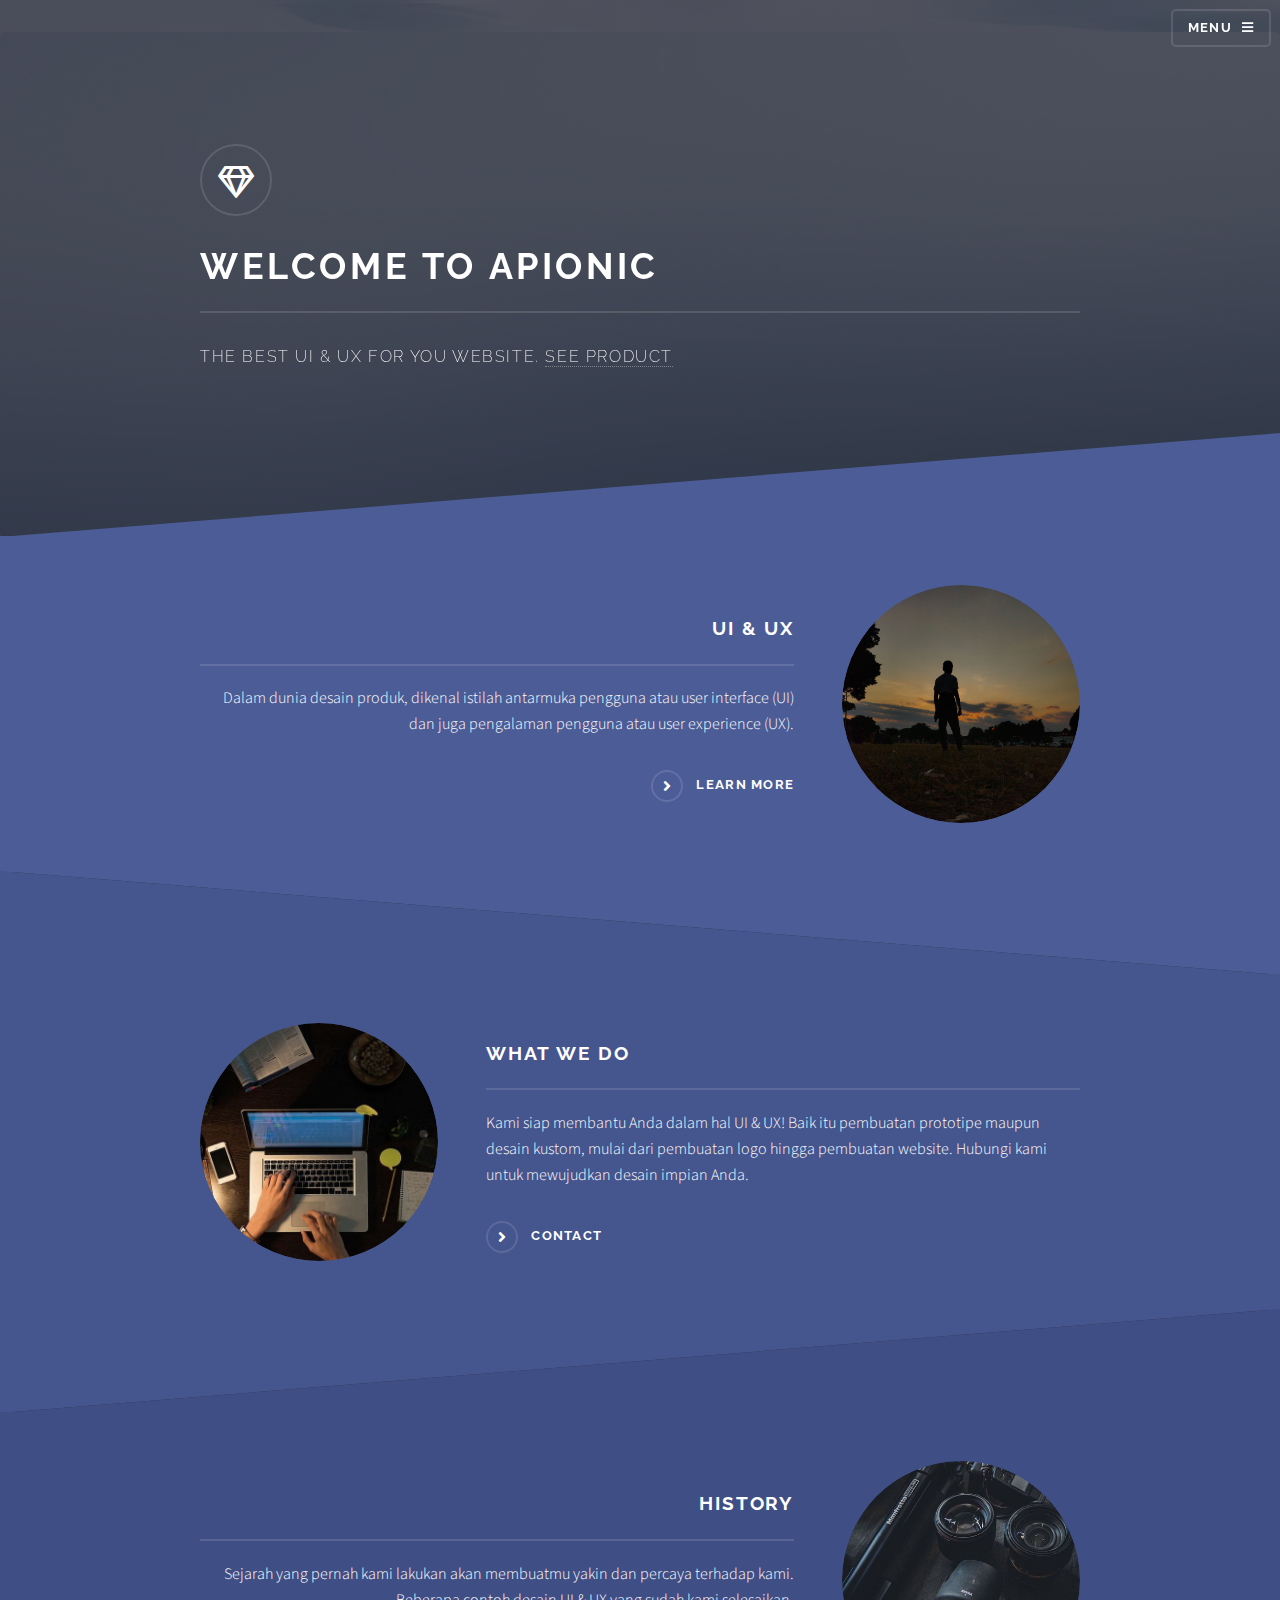
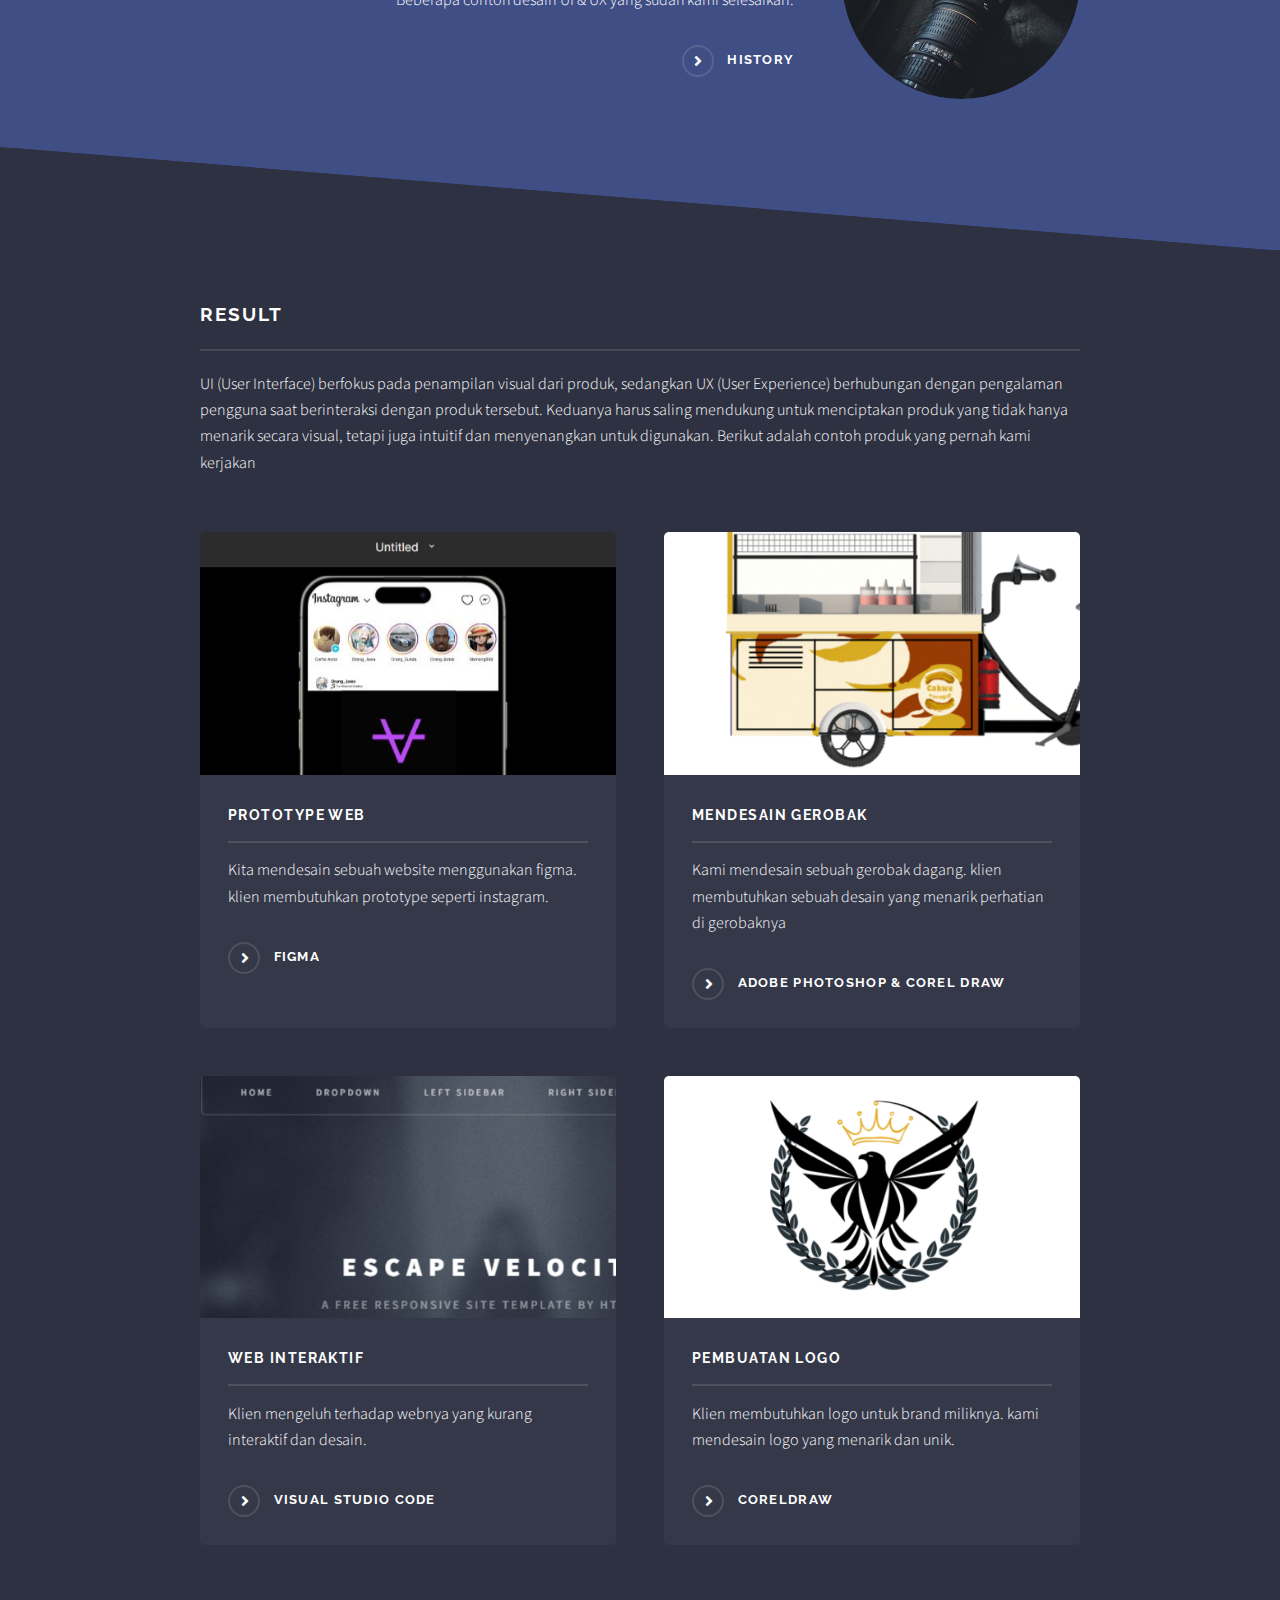
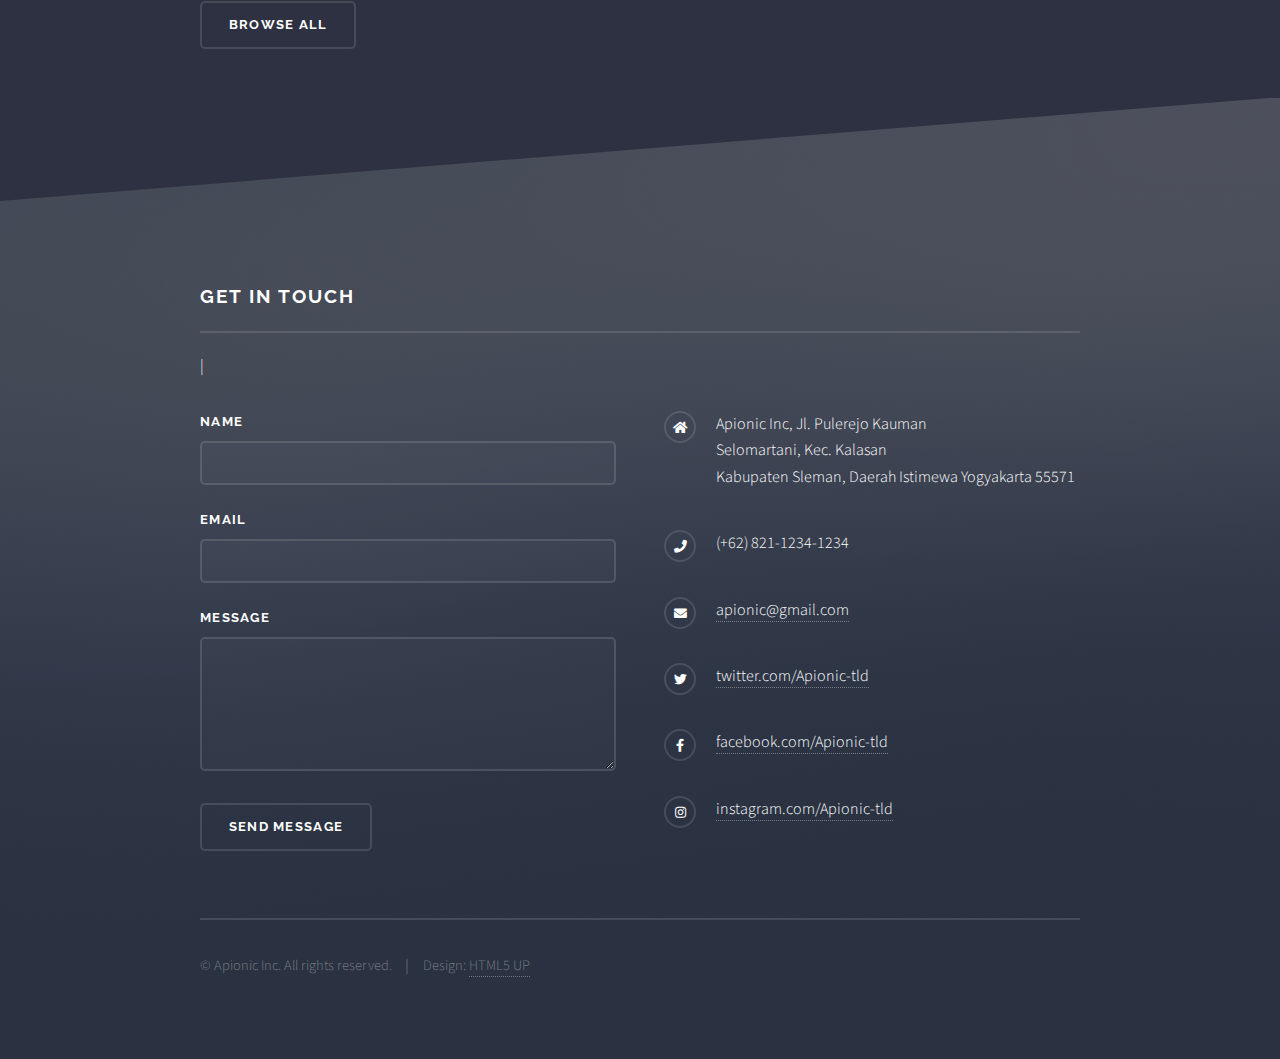
<file: index.html>
<!DOCTYPE HTML>
<html>
	<head>
		<title>Website dodolan</title>
		<meta charset="utf-8" />
		<meta name="viewport" content="width=device-width, initial-scale=1, user-scalable=no" />
		<link rel="stylesheet" href="assets/css/main.css" />
		<noscript><link rel="stylesheet" href="assets/css/noscript.css" /></noscript>
	</head>
	<body class="is-preload">

		<!-- Page Wrapper -->
			<div id="page-wrapper">

				<!-- Header -->
					<header id="header" class="alt">
						<h1><a href="index.html">Apionic UI & UX</a></h1>
						<nav>
							<a href="#menu">Menu</a>
						</nav>
					</header>

				<!-- Menu -->
					<nav id="menu">
						<div class="inner">
							<h2>Menu</h2>
							<ul class="links">
								<li><a href="index.html">Home</a></li>
								<li><a href="generic.html">History</a></li>
								<li><a href="elements.html">Elements</a></li>
							</ul>
							<a href="#" class="close">Close</a>
						</div>
					</nav>

				<!-- Banner -->
					<section id="banner">
						<div class="inner">
							<div class="logo"><span class="icon fa-gem"></span></div>
							<h2>Welcome to Apionic</h2>
							<p>The Best UI & UX for you website. <a href="#four" class="smoothscroll" onclick="event.preventDefault();document.getElementById('four').scrollIntoView({behavior: 'smooth'});">See Product</a></p>
						</div>
					</section>

				<!-- Wrapper -->
					<section id="wrapper">

						<!-- One -->
							<section id="one" class="wrapper spotlight style1">
								<div class="inner">
									<a class="image"><img src="images/pic01.jpeg" alt="" /></a>
									<div class="content">
										<h2 class="major">UI & UX</h2>
										<p>Dalam dunia desain produk, dikenal istilah antarmuka pengguna atau user interface (UI) dan juga pengalaman pengguna atau user experience (UX).</p>
										<a href="https://id.wikipedia.org/wiki/Desain_antarmuka_pengguna" target="_blank" class="special">Learn more</a>
									</div>
								</div>
							</section>

						<!-- Two -->
							<section id="two" class="wrapper alt spotlight style2">
								<div class="inner">
									<a class="image"><img src="images/pic02.jpg" alt="" /></a>
									<div class="content">
										<h2 class="major">What we do</h2>
										<p>Kami siap membantu Anda dalam hal UI & UX! Baik itu pembuatan prototipe maupun desain kustom, mulai dari pembuatan logo hingga pembuatan website. Hubungi kami untuk mewujudkan desain impian Anda.</p>
										<a href="#footer" class="special" onclick="event.preventDefault();document.getElementById('footer').scrollIntoView({behavior: 'smooth'});">Contact</a>
									</div>
								</div>
							</section>

						<!-- Three -->
							<section id="three" class="wrapper spotlight style3">
								<div class="inner">
									<a class="image"><img src="images/pic03.jpg" alt="" /></a>
									<div class="content">
										<h2 class="major">History</h2>
										<p>Sejarah yang pernah kami lakukan akan membuatmu yakin dan percaya terhadap kami. Beberapa contoh desain UI & UX yang sudah kami selesaikan. </p>
										<a href="#four" class="special" onclick="event.preventDefault();document.getElementById('four').scrollIntoView({behavior: 'smooth'});">History</a>
									</div>
								</div>
							</section>

						<!-- Four -->
							<section id="four" class="wrapper alt style1">
								<div class="inner">
									<h2 class="major">Result</h2>
									<p>UI (User Interface) berfokus pada penampilan visual dari produk, sedangkan UX (User Experience) berhubungan dengan pengalaman pengguna saat berinteraksi dengan produk tersebut. Keduanya harus saling mendukung untuk menciptakan produk yang tidak hanya menarik secara visual, tetapi juga intuitif dan menyenangkan untuk digunakan. Berikut adalah contoh produk yang pernah kami kerjakan</p>
									<section class="features">
										<article>
											<a href="#  " class="image"><img src="images/pic04.png" alt="" /></a>
											<h3 class="major">Prototype Web</h3>
											<p>Kita mendesain sebuah website menggunakan figma. klien membutuhkan prototype seperti instagram.</p>
											<a href="https://www.figma.com/" class="special">Figma</a>
										</article>
										<article>
											<a href="#" class="image"><img src="images/pic05.png" alt="" /></a>
											<h3 class="major">Mendesain Gerobak</h3>
											<p>Kami mendesain sebuah gerobak dagang. klien membutuhkan sebuah desain yang menarik perhatian di gerobaknya</p>
											<a href="https://www.adobe.com/" class="special">Adobe Photoshop & Corel Draw</a>
										</article>
										<article>
											<a href="#" class="image"><img src="images/pic06.PNG" alt="" /></a>
											<h3 class="major">Web Interaktif</h3>
											<p>Klien mengeluh terhadap webnya yang kurang interaktif dan desain.</p>
											<a href="https://code.visualstudio.com/" class="special">Visual Studio Code</a>
										</article>
										<article>
											<a href="#" class="image"><img src="images/pic07.PNG" alt="" /></a>
											<h3 class="major">Pembuatan Logo</h3>
											<p>Klien membutuhkan logo untuk brand miliknya. kami mendesain logo yang menarik dan unik.</p>
											<a href="https://www.coreldraw.com/" class="special">Coreldraw</a>
										</article>
									</section>
									<ul class="actions">
										<li><a href="generic.html" class="button">Browse All</a></li>
									</ul>
								</div>
							</section>

					</section>

				<!-- Footer -->
					<section id="footer">
						<div class="inner">
							<h2 class="major">Get in touch</h2>
							<p id="quote"></p>
							<script>
								var quotes = [
									"Punya pertanyaan? Jangan ragu untuk menghubungi kami. Tim kami siap membantu Anda!  ",
									"Ingin tahu lebih lanjut tentang UX dan UI?  ",
									"Buat website yang lebih baik dengan UX dan UI yang lebih baik!  ",
									"Kami ingin mendengar dari Anda! Hubungi kami untuk pertanyaan atau saran.  ",
									"Tim kami siap membantu Anda dalam membuat website yang lebih baik!  ",
									"Kami di sini untuk Anda. Hubungi kami dan mari diskusikan kebutuhan Anda.  "
								];
								var counter = 0;
								var text = "";
								var index = 0;
								var currentText = "";
								var deleting = false;
								var blink = false;
								var timeoutId = null;
								function blinkCursor() {
									if (blink) {
										document.getElementById("quote").innerHTML = text + "|";
										blink = false;
									} else {
										document.getElementById("quote").innerHTML = text;
										blink = true;
									}
									timeoutId = setTimeout(function() {
										blinkCursor();
									}, 500);
								}
								function typewrite() {
									if (deleting) {
										text = currentText.substring(0, index--);
										if (index < 0) {
											deleting = false;
											counter = (counter + 1) % quotes.length;
											currentText = quotes[counter];
											text = "";
											index = 0;
											timeoutId = setTimeout(function() {
												typewrite();
											}, 50);
											blinkCursor();
										} else {
											document.getElementById("quote").innerHTML = text + "|";
											timeoutId = setTimeout(function() {
												typewrite();
											}, 50);
										}
									} else {
										if (index >= currentText.length) {
											timeoutId = setTimeout(function() {
												deleting = true;
												typewrite();
											}, 5000);
											blinkCursor();
										} else {
											text += currentText.charAt(index++);
											document.getElementById("quote").innerHTML = text + "|";
											timeoutId = setTimeout(function() {
												typewrite();
											}, 50);
										}
									}
								}
								typewrite();
							</script>
							<form method="post" action="#">
								<div class="fields">
									<div class="field">
										<label for="name">Name</label>
										<input type="text" name="name" id="name" />
									</div>
									<div class="field">
										<label for="email">Email</label>
										<input type="email" name="email" id="email" />
									</div>
									<div class="field">
										<label for="message">Message</label>
										<textarea name="message" id="message" rows="4"></textarea>
									</div>
								</div>
								<ul class="actions">
									<li><input type="submit" value="Send Message" /></li>
								</ul>
							</form>
							<ul class="contact">
								<li class="icon solid fa-home">
									Apionic Inc, Jl. Pulerejo Kauman<br />
									Selomartani, Kec. Kalasan<br />
									Kabupaten Sleman, Daerah Istimewa Yogyakarta 55571
								</li>
								<li class="icon solid fa-phone">(+62) 821-1234-1234</li>
								<li class="icon solid fa-envelope"><a href="#">apionic@gmail.com</a></li>
								<li class="icon brands fa-twitter"><a href="#">twitter.com/Apionic-tld</a></li>
								<li class="icon brands fa-facebook-f"><a href="#">facebook.com/Apionic-tld</a></li>
								<li class="icon brands fa-instagram"><a href="#">instagram.com/Apionic-tld</a></li>
							</ul>
							<ul class="copyright">
								<li>&copy; Apionic Inc. All rights reserved.</li><li>Design: <a href="http://html5up.net">HTML5 UP</a></li>
							</ul>
						</div>
					</section>

			</div>

		<!-- Scripts -->
			<script src="assets/js/jquery.min.js"></script>
			<script src="assets/js/jquery.scrollex.min.js"></script>
			<script src="assets/js/browser.min.js"></script>
			<script src="assets/js/breakpoints.min.js"></script>
			<script src="assets/js/util.js"></script>
			<script src="assets/js/main.js"></script>

	</body>
</html>
</file>
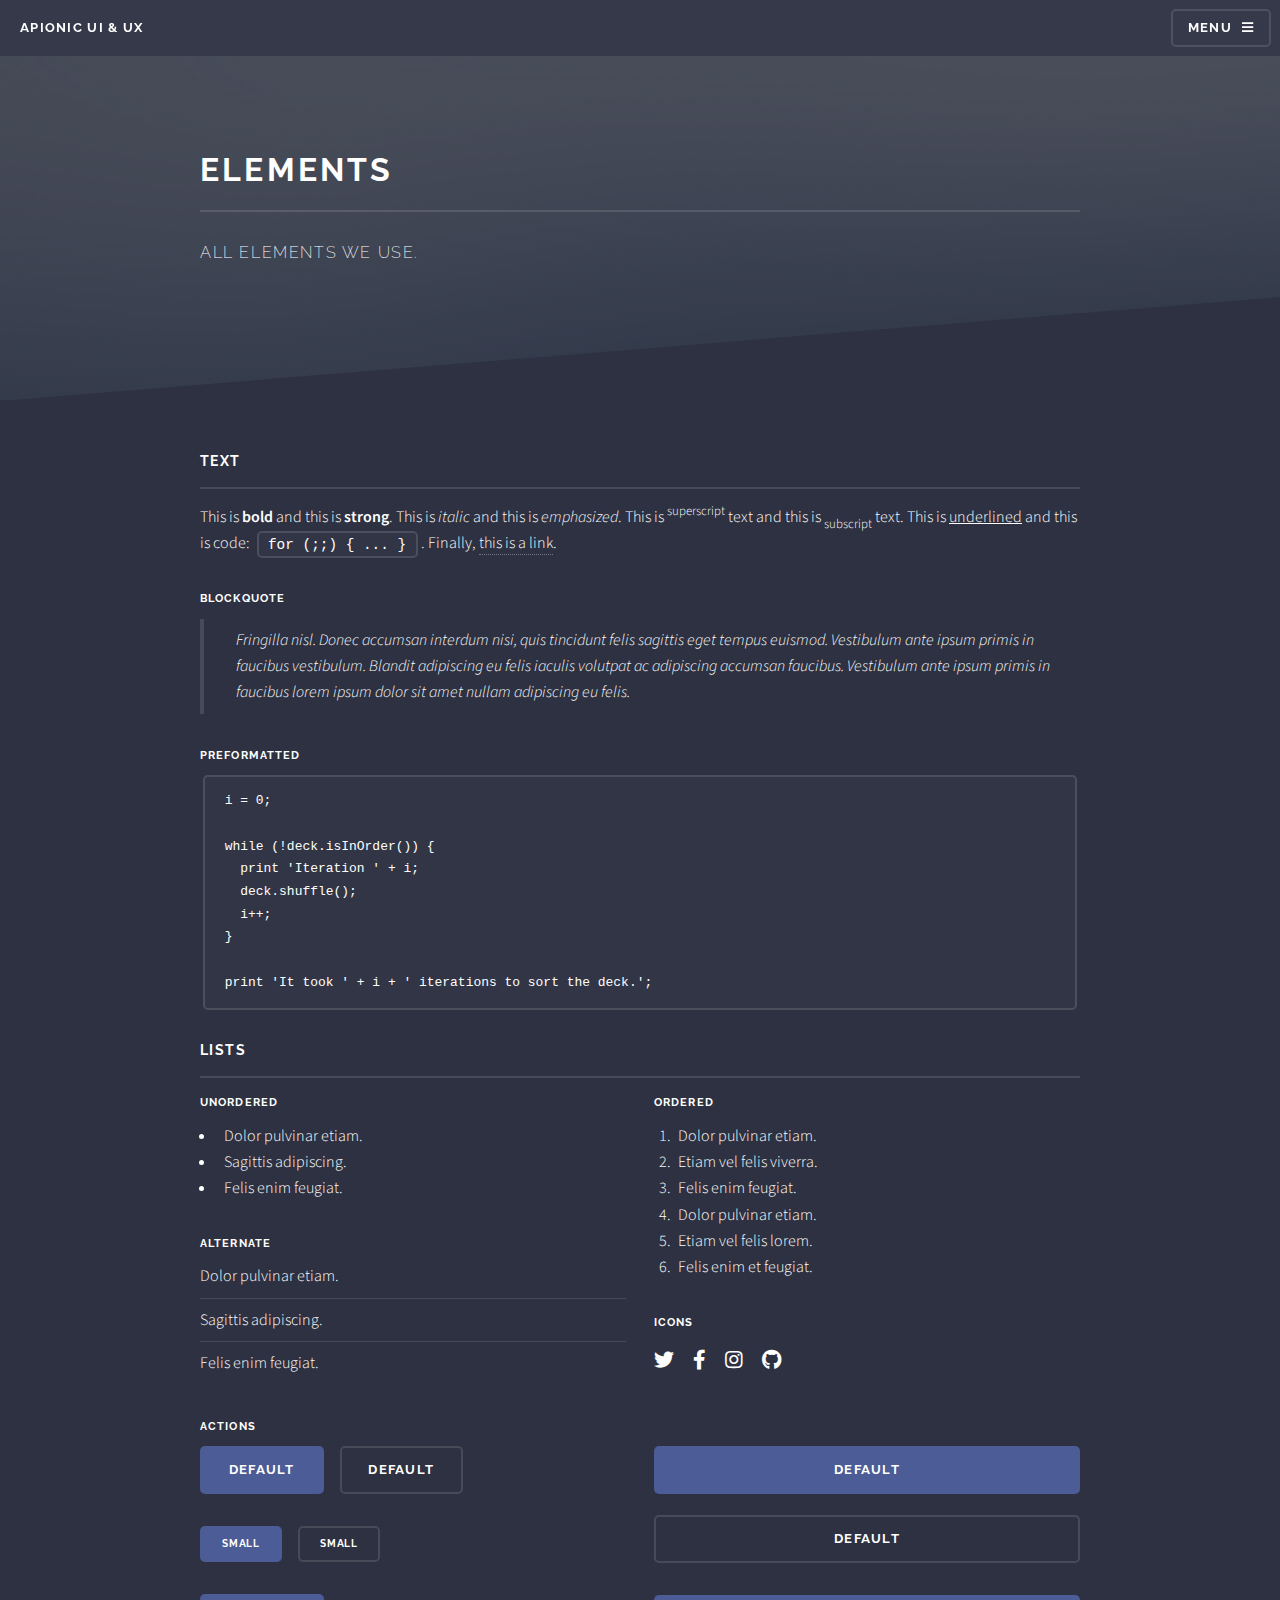
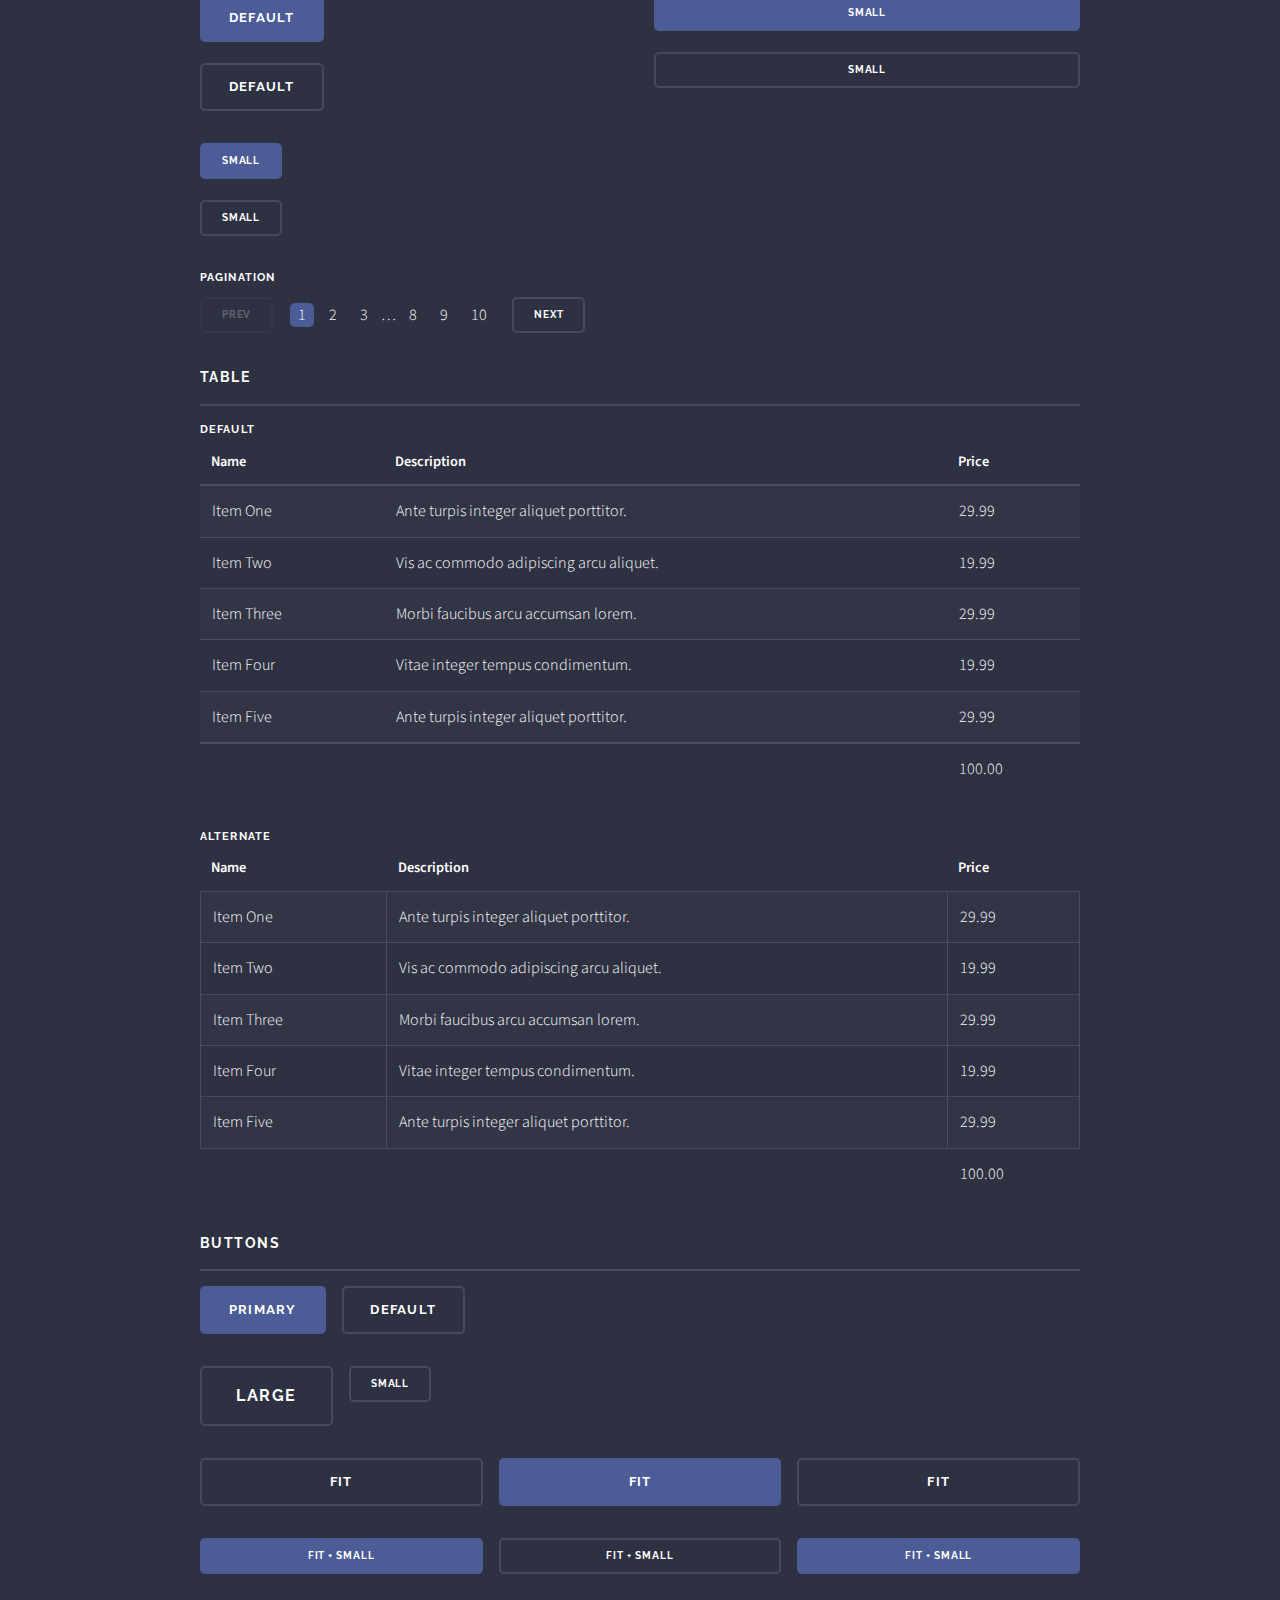
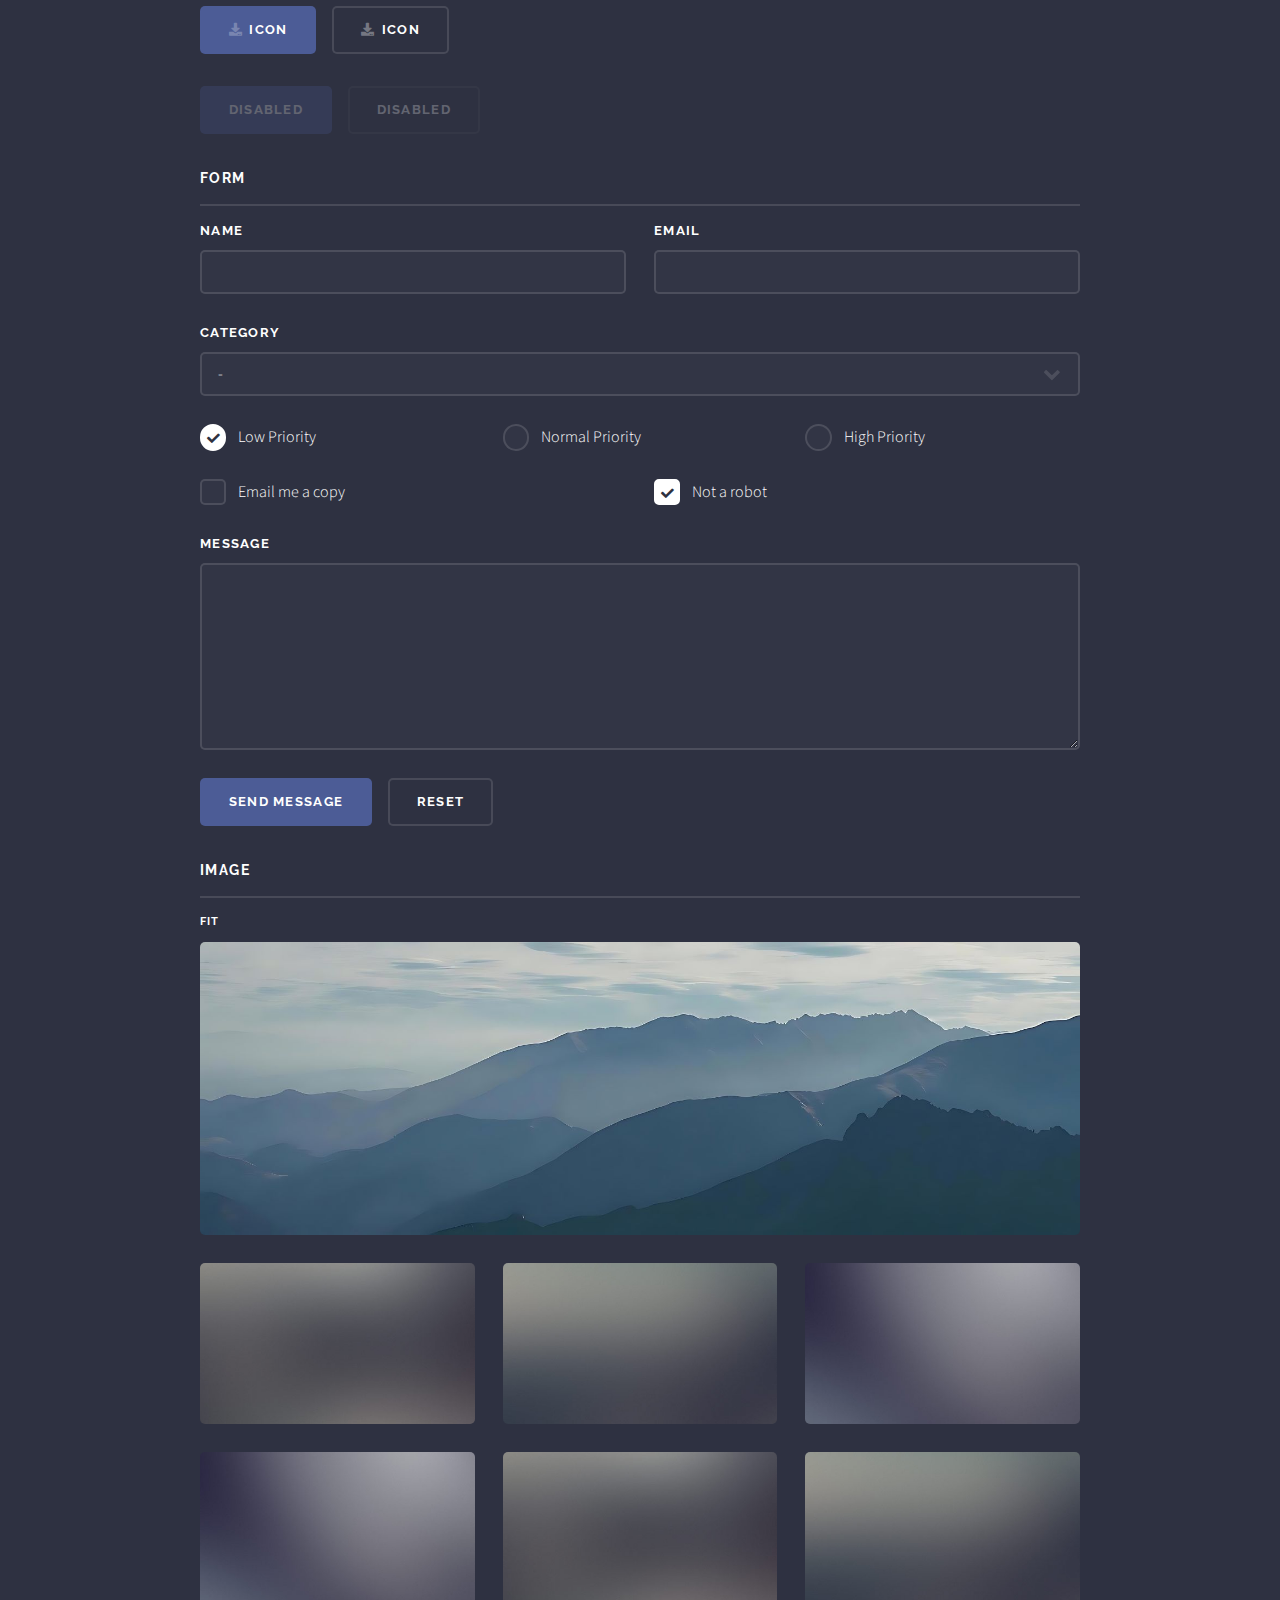
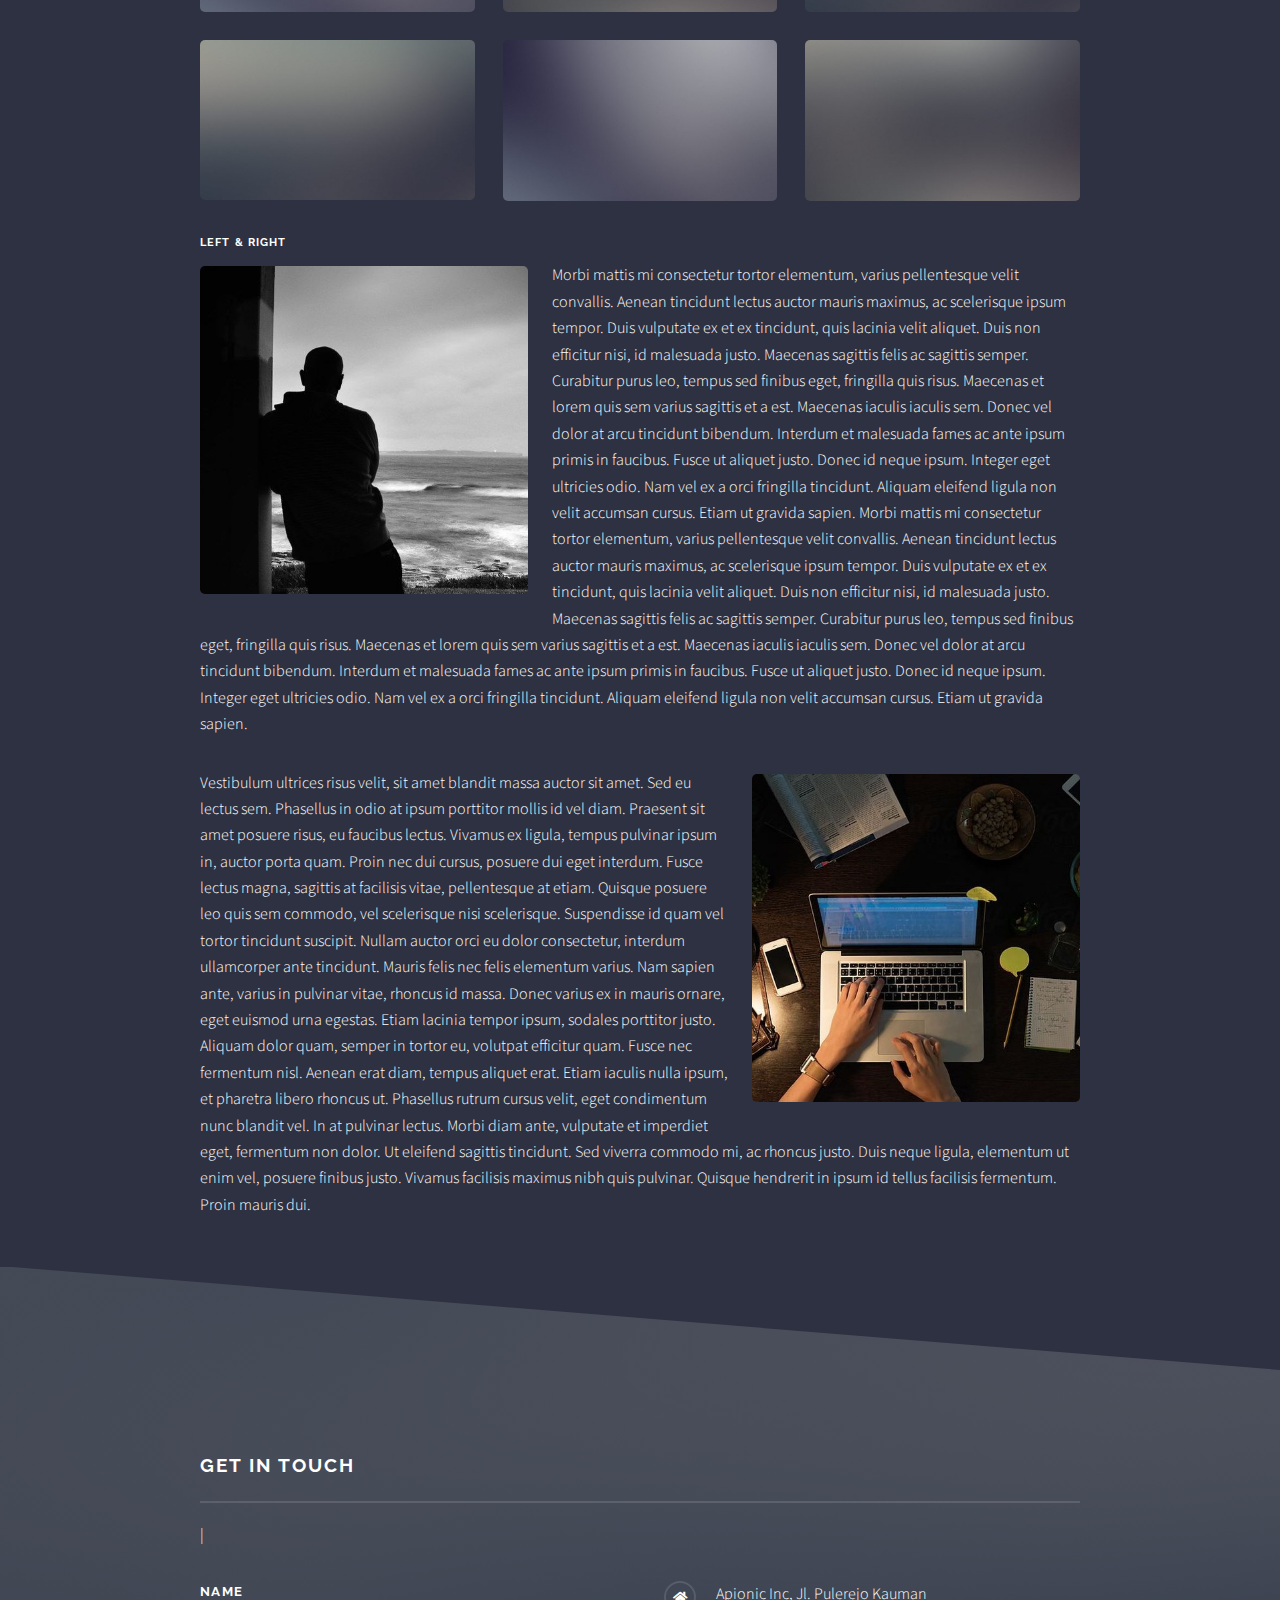
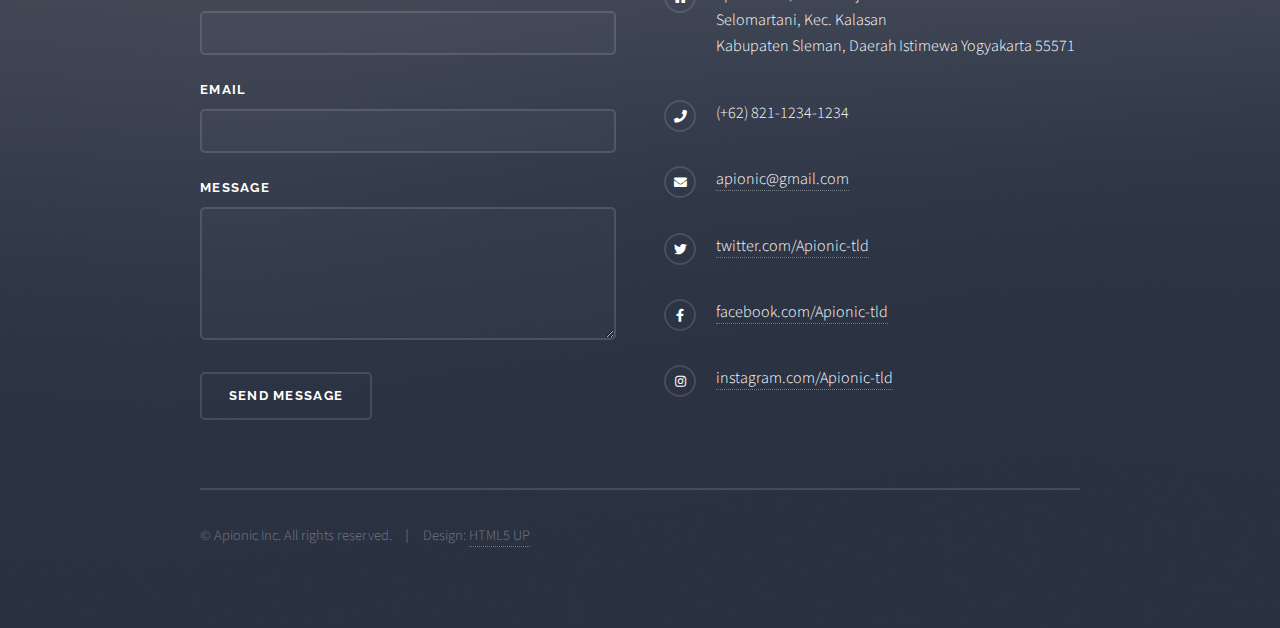
<file: elements.html>
<!DOCTYPE HTML>
<!--
	Solid State by HTML5 UP
	html5up.net | @ajlkn
	Free for personal and commercial use under the CCA 3.0 license (html5up.net/license)
-->
<html>
	<head>
		<title>Elements - Solid State by HTML5 UP</title>
		<meta charset="utf-8" />
		<meta name="viewport" content="width=device-width, initial-scale=1, user-scalable=no" />
		<link rel="stylesheet" href="assets/css/main.css" />
		<noscript><link rel="stylesheet" href="assets/css/noscript.css" /></noscript>
	</head>
	<body class="is-preload">

		<!-- Page Wrapper -->
			<div id="page-wrapper">

				<!-- Header -->
					<header id="header">
						<h1><a href="index.html">Apionic UI & UX</a></h1>
						<nav>
							<a href="#menu">Menu</a>
						</nav>
					</header>

				<!-- Menu -->
					<nav id="menu">
						<div class="inner">
							<h2>Menu</h2>
							<ul class="links">
								<li><a href="index.html">Home</a></li>
								<li><a href="generic.html">History</a></li>
								<li><a href="elements.html">Elements</a></li>
							</ul>
							<a href="#" class="close">Close</a>
						</div>
					</nav>

				<!-- Wrapper -->
					<section id="wrapper">
						<header>
							<div class="inner">
								<h2>Elements</h2>
								<p>All elements we use.</p>
							</div>
						</header>

						<!-- Content -->
							<div class="wrapper">
								<div class="inner">

									<section>
										<h3 class="major">Text</h3>
										<p>This is <b>bold</b> and this is <strong>strong</strong>. This is <i>italic</i> and this is <em>emphasized</em>.
										This is <sup>superscript</sup> text and this is <sub>subscript</sub> text.
										This is <u>underlined</u> and this is code: <code>for (;;) { ... }</code>. Finally, <a href="#">this is a link</a>.</p>
										<h4>Blockquote</h4>
										<blockquote>Fringilla nisl. Donec accumsan interdum nisi, quis tincidunt felis sagittis eget tempus euismod. Vestibulum ante ipsum primis in faucibus vestibulum. Blandit adipiscing eu felis iaculis volutpat ac adipiscing accumsan faucibus. Vestibulum ante ipsum primis in faucibus lorem ipsum dolor sit amet nullam adipiscing eu felis.</blockquote>
										<h4>Preformatted</h4>
										<pre><code>i = 0;

while (!deck.isInOrder()) {
  print 'Iteration ' + i;
  deck.shuffle();
  i++;
}

print 'It took ' + i + ' iterations to sort the deck.';</code></pre>
									</section>

									<section>
										<h3 class="major">Lists</h3>
										<div class="row">
											<div class="col-6 col-12-medium">
												<h4>Unordered</h4>
												<ul>
													<li>Dolor pulvinar etiam.</li>
													<li>Sagittis adipiscing.</li>
													<li>Felis enim feugiat.</li>
												</ul>
												<h4>Alternate</h4>
												<ul class="alt">
													<li>Dolor pulvinar etiam.</li>
													<li>Sagittis adipiscing.</li>
													<li>Felis enim feugiat.</li>
												</ul>
											</div>
											<div class="col-6 col-12-medium">
												<h4>Ordered</h4>
												<ol>
													<li>Dolor pulvinar etiam.</li>
													<li>Etiam vel felis viverra.</li>
													<li>Felis enim feugiat.</li>
													<li>Dolor pulvinar etiam.</li>
													<li>Etiam vel felis lorem.</li>
													<li>Felis enim et feugiat.</li>
												</ol>
												<h4>Icons</h4>
												<ul class="icons">
													<li><a href="#" class="icon brands fa-twitter"><span class="label">Twitter</span></a></li>
													<li><a href="#" class="icon brands fa-facebook-f"><span class="label">Facebook</span></a></li>
													<li><a href="#" class="icon brands fa-instagram"><span class="label">Instagram</span></a></li>
													<li><a href="#" class="icon brands fa-github"><span class="label">Github</span></a></li>
												</ul>
											</div>
										</div>
										<h4>Actions</h4>
										<div class="row">
											<div class="col-6 col-12-medium">
												<ul class="actions">
													<li><a href="#" class="button primary">Default</a></li>
													<li><a href="#" class="button">Default</a></li>
												</ul>
												<ul class="actions small">
													<li><a href="#" class="button primary small">Small</a></li>
													<li><a href="#" class="button small">Small</a></li>
												</ul>
												<ul class="actions stacked">
													<li><a href="#" class="button primary">Default</a></li>
													<li><a href="#" class="button">Default</a></li>
												</ul>
												<ul class="actions stacked small">
													<li><a href="#" class="button primary small">Small</a></li>
													<li><a href="#" class="button small">Small</a></li>
												</ul>
											</div>
											<div class="col-6 col-12-medium">
												<ul class="actions stacked">
													<li><a href="#" class="button primary fit">Default</a></li>
													<li><a href="#" class="button fit">Default</a></li>
												</ul>
												<ul class="actions stacked small">
													<li><a href="#" class="button primary small fit">Small</a></li>
													<li><a href="#" class="button small fit">Small</a></li>
												</ul>
											</div>
										</div>
										<h4>Pagination</h4>
										<ul class="pagination">
											<li><span class="button small disabled">Prev</span></li>
											<li><a href="#" class="page active">1</a></li>
											<li><a href="#" class="page">2</a></li>
											<li><a href="#" class="page">3</a></li>
											<li><span>&hellip;</span></li>
											<li><a href="#" class="page">8</a></li>
											<li><a href="#" class="page">9</a></li>
											<li><a href="#" class="page">10</a></li>
											<li><a href="#" class="button small">Next</a></li>
										</ul>
									</section>

									<section>
										<h3 class="major">Table</h3>
										<h4>Default</h4>
										<div class="table-wrapper">
											<table>
												<thead>
													<tr>
														<th>Name</th>
														<th>Description</th>
														<th>Price</th>
													</tr>
												</thead>
												<tbody>
													<tr>
														<td>Item One</td>
														<td>Ante turpis integer aliquet porttitor.</td>
														<td>29.99</td>
													</tr>
													<tr>
														<td>Item Two</td>
														<td>Vis ac commodo adipiscing arcu aliquet.</td>
														<td>19.99</td>
													</tr>
													<tr>
														<td>Item Three</td>
														<td> Morbi faucibus arcu accumsan lorem.</td>
														<td>29.99</td>
													</tr>
													<tr>
														<td>Item Four</td>
														<td>Vitae integer tempus condimentum.</td>
														<td>19.99</td>
													</tr>
													<tr>
														<td>Item Five</td>
														<td>Ante turpis integer aliquet porttitor.</td>
														<td>29.99</td>
													</tr>
												</tbody>
												<tfoot>
													<tr>
														<td colspan="2"></td>
														<td>100.00</td>
													</tr>
												</tfoot>
											</table>
										</div>

										<h4>Alternate</h4>
										<div class="table-wrapper">
											<table class="alt">
												<thead>
													<tr>
														<th>Name</th>
														<th>Description</th>
														<th>Price</th>
													</tr>
												</thead>
												<tbody>
													<tr>
														<td>Item One</td>
														<td>Ante turpis integer aliquet porttitor.</td>
														<td>29.99</td>
													</tr>
													<tr>
														<td>Item Two</td>
														<td>Vis ac commodo adipiscing arcu aliquet.</td>
														<td>19.99</td>
													</tr>
													<tr>
														<td>Item Three</td>
														<td> Morbi faucibus arcu accumsan lorem.</td>
														<td>29.99</td>
													</tr>
													<tr>
														<td>Item Four</td>
														<td>Vitae integer tempus condimentum.</td>
														<td>19.99</td>
													</tr>
													<tr>
														<td>Item Five</td>
														<td>Ante turpis integer aliquet porttitor.</td>
														<td>29.99</td>
													</tr>
												</tbody>
												<tfoot>
													<tr>
														<td colspan="2"></td>
														<td>100.00</td>
													</tr>
												</tfoot>
											</table>
										</div>
									</section>

									<section>
										<h3 class="major">Buttons</h3>
										<ul class="actions">
											<li><a href="#" class="button primary">Primary</a></li>
											<li><a href="#" class="button">Default</a></li>
										</ul>
										<ul class="actions">
											<li><a href="#" class="button large">Large</a></li>
											<li><a href="#" class="button small">Small</a></li>
										</ul>
										<ul class="actions fit">
											<li><a href="#" class="button fit">Fit</a></li>
											<li><a href="#" class="button primary fit">Fit</a></li>
											<li><a href="#" class="button fit">Fit</a></li>
										</ul>
										<ul class="actions fit small">
											<li><a href="#" class="button primary fit small">Fit + Small</a></li>
											<li><a href="#" class="button fit small">Fit + Small</a></li>
											<li><a href="#" class="button primary fit small">Fit + Small</a></li>
										</ul>
										<ul class="actions">
											<li><a href="#" class="button primary icon solid fa-download">Icon</a></li>
											<li><a href="#" class="button icon solid fa-download">Icon</a></li>
										</ul>
										<ul class="actions">
											<li><span class="button primary disabled">Disabled</span></li>
											<li><span class="button disabled">Disabled</span></li>
										</ul>
									</section>

									<section>
										<h3 class="major">Form</h3>
										<form method="post" action="#">
											<div class="row gtr-uniform">
												<div class="col-6 col-12-xsmall">
													<label for="demo-name">Name</label>
													<input type="text" name="demo-name" id="demo-name" value="" />
												</div>
												<div class="col-6 col-12-xsmall">
													<label for="demo-email">Email</label>
													<input type="email" name="demo-email" id="demo-email" value="" />
												</div>
												<div class="col-12">
													<label for="demo-category">Category</label>
													<select name="demo-category" id="demo-category">
														<option value="">-</option>
														<option value="1">Manufacturing</option>
														<option value="1">Shipping</option>
														<option value="1">Administration</option>
														<option value="1">Human Resources</option>
													</select>
												</div>
												<div class="col-4 col-12-small">
													<input type="radio" id="demo-priority-low" name="demo-priority" checked>
													<label for="demo-priority-low">Low Priority</label>
												</div>
												<div class="col-4 col-12-small">
													<input type="radio" id="demo-priority-normal" name="demo-priority">
													<label for="demo-priority-normal">Normal Priority</label>
												</div>
												<div class="col-4 col-12-small">
													<input type="radio" id="demo-priority-high" name="demo-priority">
													<label for="demo-priority-high">High Priority</label>
												</div>
												<div class="col-6 col-12-small">
													<input type="checkbox" id="demo-copy" name="demo-copy">
													<label for="demo-copy">Email me a copy</label>
												</div>
												<div class="col-6 col-12-small">
													<input type="checkbox" id="demo-human" name="demo-human" checked>
													<label for="demo-human">Not a robot</label>
												</div>
												<div class="col-12">
													<label for="demo-message">Message</label>
													<textarea name="demo-message" id="demo-message" rows="6"></textarea>
												</div>
												<div class="col-12">
													<ul class="actions">
														<li><input type="submit" value="Send Message" class="primary" /></li>
														<li><input type="reset" value="Reset" /></li>
													</ul>
												</div>
											</div>
										</form>
									</section>

									<section>
										<h3 class="major">Image</h3>
										<h4>Fit</h4>
										<div class="box alt">
											<div class="row gtr-uniform">
												<div class="col-12"><span class="image fit"><img src="images/pic08.jpg" alt="" /></span></div>
												<div class="col-4"><span class="image fit"><img src="images/pic05.jpg" alt="" /></span></div>
												<div class="col-4"><span class="image fit"><img src="images/pic06.jpg" alt="" /></span></div>
												<div class="col-4"><span class="image fit"><img src="images/pic07.jpg" alt="" /></span></div>
												<div class="col-4"><span class="image fit"><img src="images/pic07.jpg" alt="" /></span></div>
												<div class="col-4"><span class="image fit"><img src="images/pic05.jpg" alt="" /></span></div>
												<div class="col-4"><span class="image fit"><img src="images/pic06.jpg" alt="" /></span></div>
												<div class="col-4"><span class="image fit"><img src="images/pic06.jpg" alt="" /></span></div>
												<div class="col-4"><span class="image fit"><img src="images/pic07.jpg" alt="" /></span></div>
												<div class="col-4"><span class="image fit"><img src="images/pic05.jpg" alt="" /></span></div>
											</div>
										</div>
										<h4>Left &amp; Right</h4>
										<p><span class="image left"><img src="images/pic01.jpg" alt="" /></span>Morbi mattis mi consectetur tortor elementum, varius pellentesque velit convallis. Aenean tincidunt lectus auctor mauris maximus, ac scelerisque ipsum tempor. Duis vulputate ex et ex tincidunt, quis lacinia velit aliquet. Duis non efficitur nisi, id malesuada justo. Maecenas sagittis felis ac sagittis semper. Curabitur purus leo, tempus sed finibus eget, fringilla quis risus. Maecenas et lorem quis sem varius sagittis et a est. Maecenas iaculis iaculis sem. Donec vel dolor at arcu tincidunt bibendum. Interdum et malesuada fames ac ante ipsum primis in faucibus. Fusce ut aliquet justo. Donec id neque ipsum. Integer eget ultricies odio. Nam vel ex a orci fringilla tincidunt. Aliquam eleifend ligula non velit accumsan cursus. Etiam ut gravida sapien. Morbi mattis mi consectetur tortor elementum, varius pellentesque velit convallis. Aenean tincidunt lectus auctor mauris maximus, ac scelerisque ipsum tempor. Duis vulputate ex et ex tincidunt, quis lacinia velit aliquet. Duis non efficitur nisi, id malesuada justo. Maecenas sagittis felis ac sagittis semper. Curabitur purus leo, tempus sed finibus eget, fringilla quis risus. Maecenas et lorem quis sem varius sagittis et a est. Maecenas iaculis iaculis sem. Donec vel dolor at arcu tincidunt bibendum. Interdum et malesuada fames ac ante ipsum primis in faucibus. Fusce ut aliquet justo. Donec id neque ipsum. Integer eget ultricies odio. Nam vel ex a orci fringilla tincidunt. Aliquam eleifend ligula non velit accumsan cursus. Etiam ut gravida sapien.</p>
										<p><span class="image right"><img src="images/pic02.jpg" alt="" /></span>Vestibulum ultrices risus velit, sit amet blandit massa auctor sit amet. Sed eu lectus sem. Phasellus in odio at ipsum porttitor mollis id vel diam. Praesent sit amet posuere risus, eu faucibus lectus. Vivamus ex ligula, tempus pulvinar ipsum in, auctor porta quam. Proin nec dui cursus, posuere dui eget interdum. Fusce lectus magna, sagittis at facilisis vitae, pellentesque at etiam. Quisque posuere leo quis sem commodo, vel scelerisque nisi scelerisque. Suspendisse id quam vel tortor tincidunt suscipit. Nullam auctor orci eu dolor consectetur, interdum ullamcorper ante tincidunt. Mauris felis nec felis elementum varius. Nam sapien ante, varius in pulvinar vitae, rhoncus id massa. Donec varius ex in mauris ornare, eget euismod urna egestas. Etiam lacinia tempor ipsum, sodales porttitor justo. Aliquam dolor quam, semper in tortor eu, volutpat efficitur quam. Fusce nec fermentum nisl. Aenean erat diam, tempus aliquet erat. Etiam iaculis nulla ipsum, et pharetra libero rhoncus ut. Phasellus rutrum cursus velit, eget condimentum nunc blandit vel. In at pulvinar lectus. Morbi diam ante, vulputate et imperdiet eget, fermentum non dolor. Ut eleifend sagittis tincidunt. Sed viverra commodo mi, ac rhoncus justo. Duis neque ligula, elementum ut enim vel, posuere finibus justo. Vivamus facilisis maximus nibh quis pulvinar. Quisque hendrerit in ipsum id tellus facilisis fermentum. Proin mauris dui.</p>
									</section>

								</div>
							</div>

					</section>

				<!-- Footer -->
				<section id="footer">
					<div class="inner">
						<h2 class="major">Get in touch</h2>
						<p id="quote"></p>
						<script>
							var quotes = [
								"Punya pertanyaan? Jangan ragu untuk menghubungi kami. Tim kami siap membantu Anda!  ",
								"Ingin tahu lebih lanjut tentang UX dan UI?  ",
								"Buat website yang lebih baik dengan UX dan UI yang lebih baik!  ",
								"Kami ingin mendengar dari Anda! Hubungi kami untuk pertanyaan atau saran.  ",
								"Tim kami siap membantu Anda dalam membuat website yang lebih baik!  ",
								"Kami di sini untuk Anda. Hubungi kami dan mari diskusikan kebutuhan Anda.  "
							];
							var counter = 0;
							var text = "";
							var index = 0;
							var currentText = "";
							var deleting = false;
							var blink = false;
							var timeoutId = null;
							function blinkCursor() {
								if (blink) {
									document.getElementById("quote").innerHTML = text + "|";
									blink = false;
								} else {
									document.getElementById("quote").innerHTML = text;
									blink = true;
								}
								timeoutId = setTimeout(function() {
									blinkCursor();
								}, 500);
							}
							function typewrite() {
								if (deleting) {
									text = currentText.substring(0, index--);
									if (index < 0) {
										deleting = false;
										counter = (counter + 1) % quotes.length;
										currentText = quotes[counter];
										text = "";
										index = 0;
										timeoutId = setTimeout(function() {
											typewrite();
										}, 50);
										blinkCursor();
									} else {
										document.getElementById("quote").innerHTML = text + "|";
										timeoutId = setTimeout(function() {
											typewrite();
										}, 50);
									}
								} else {
									if (index >= currentText.length) {
										timeoutId = setTimeout(function() {
											deleting = true;
											typewrite();
										}, 5000);
										blinkCursor();
									} else {
										text += currentText.charAt(index++);
										document.getElementById("quote").innerHTML = text + "|";
										timeoutId = setTimeout(function() {
											typewrite();
										}, 50);
									}
								}
							}
							typewrite();
						</script>
						<form method="post" action="#">
							<div class="fields">
								<div class="field">
									<label for="name">Name</label>
									<input type="text" name="name" id="name" />
								</div>
								<div class="field">
									<label for="email">Email</label>
									<input type="email" name="email" id="email" />
								</div>
								<div class="field">
									<label for="message">Message</label>
									<textarea name="message" id="message" rows="4"></textarea>
								</div>
							</div>
							<ul class="actions">
								<li><input type="submit" value="Send Message" /></li>
							</ul>
						</form>
						<ul class="contact">
							<li class="icon solid fa-home">
								Apionic Inc, Jl. Pulerejo Kauman<br />
								Selomartani, Kec. Kalasan<br />
								Kabupaten Sleman, Daerah Istimewa Yogyakarta 55571
							</li>
							<li class="icon solid fa-phone">(+62) 821-1234-1234</li>
							<li class="icon solid fa-envelope"><a href="#">apionic@gmail.com</a></li>
							<li class="icon brands fa-twitter"><a href="#">twitter.com/Apionic-tld</a></li>
							<li class="icon brands fa-facebook-f"><a href="#">facebook.com/Apionic-tld</a></li>
							<li class="icon brands fa-instagram"><a href="#">instagram.com/Apionic-tld</a></li>
						</ul>
						<ul class="copyright">
							<li>&copy; Apionic Inc. All rights reserved.</li><li>Design: <a href="http://html5up.net">HTML5 UP</a></li>
						</ul>
					</div>
				</section>

			</div>

		<!-- Scripts -->
			<script src="assets/js/jquery.min.js"></script>
			<script src="assets/js/jquery.scrollex.min.js"></script>
			<script src="assets/js/browser.min.js"></script>
			<script src="assets/js/breakpoints.min.js"></script>
			<script src="assets/js/util.js"></script>
			<script src="assets/js/main.js"></script>

	</body>
</html>
</file>
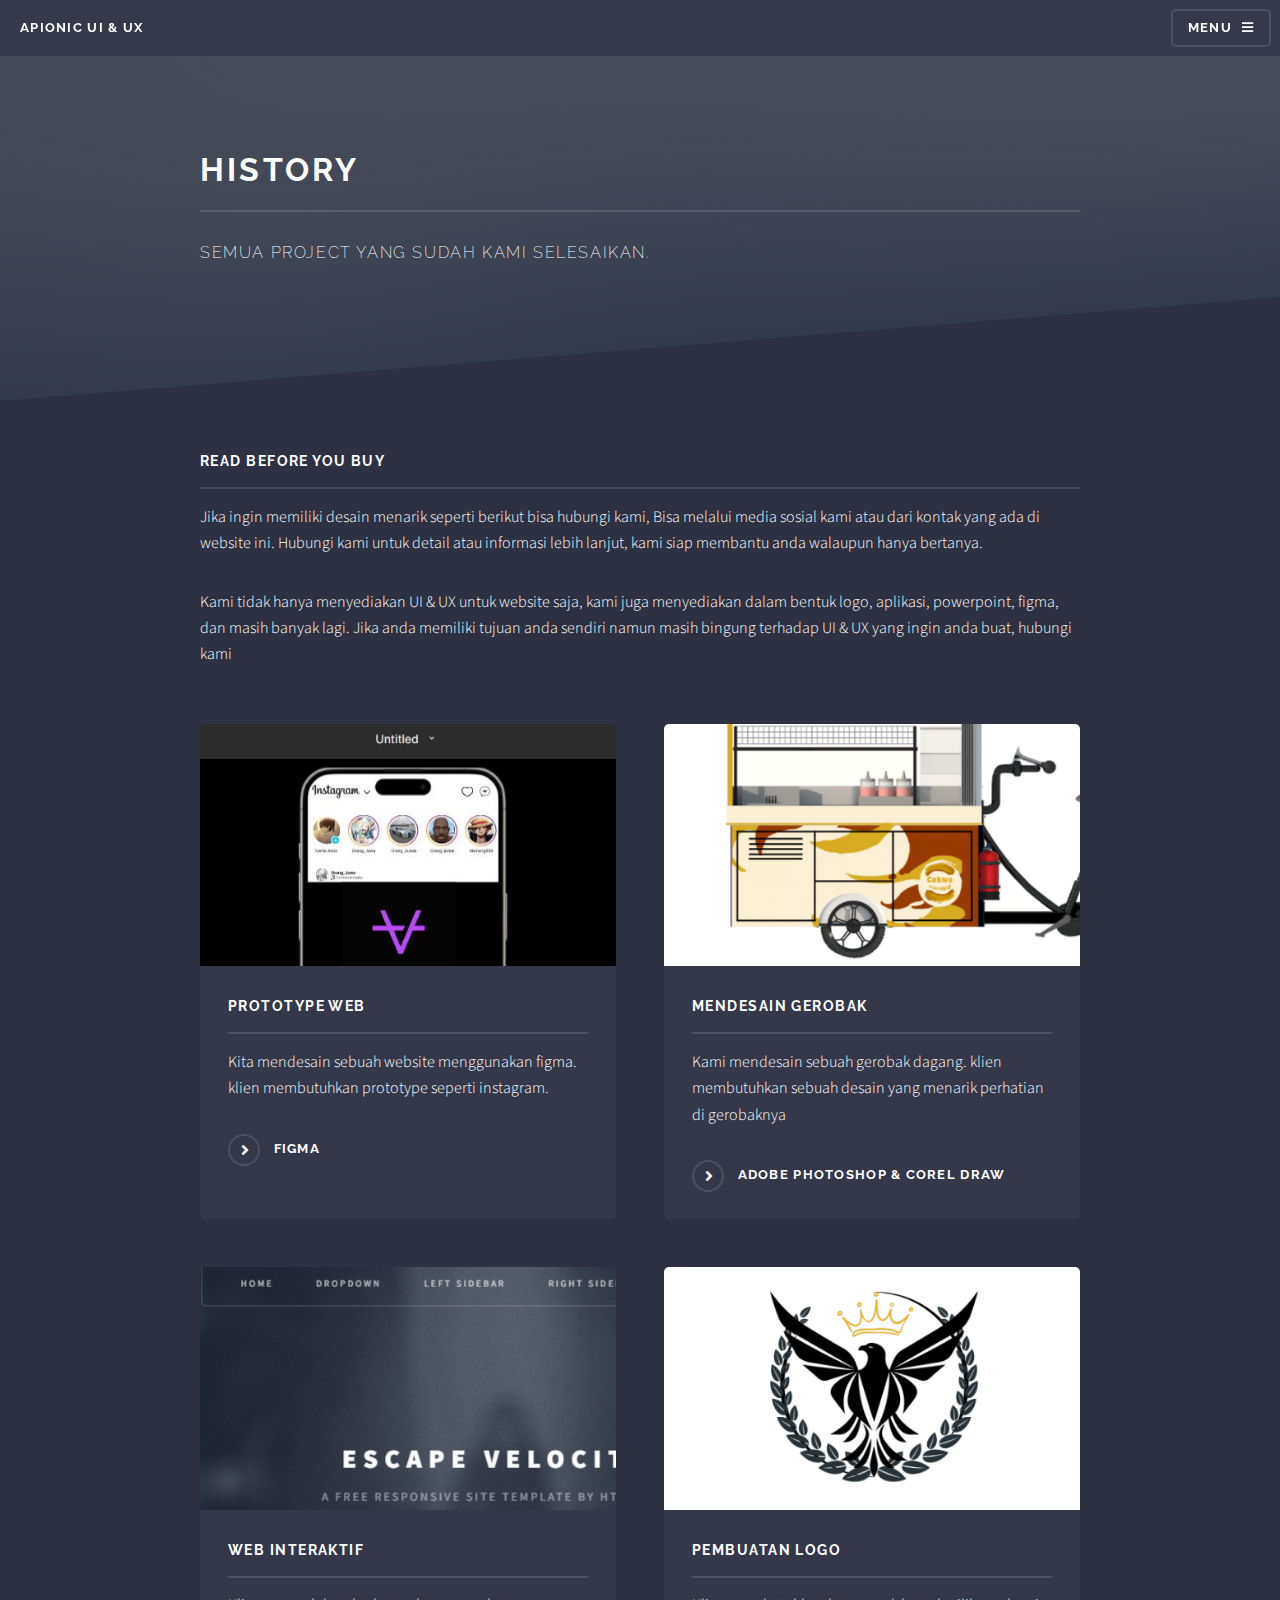
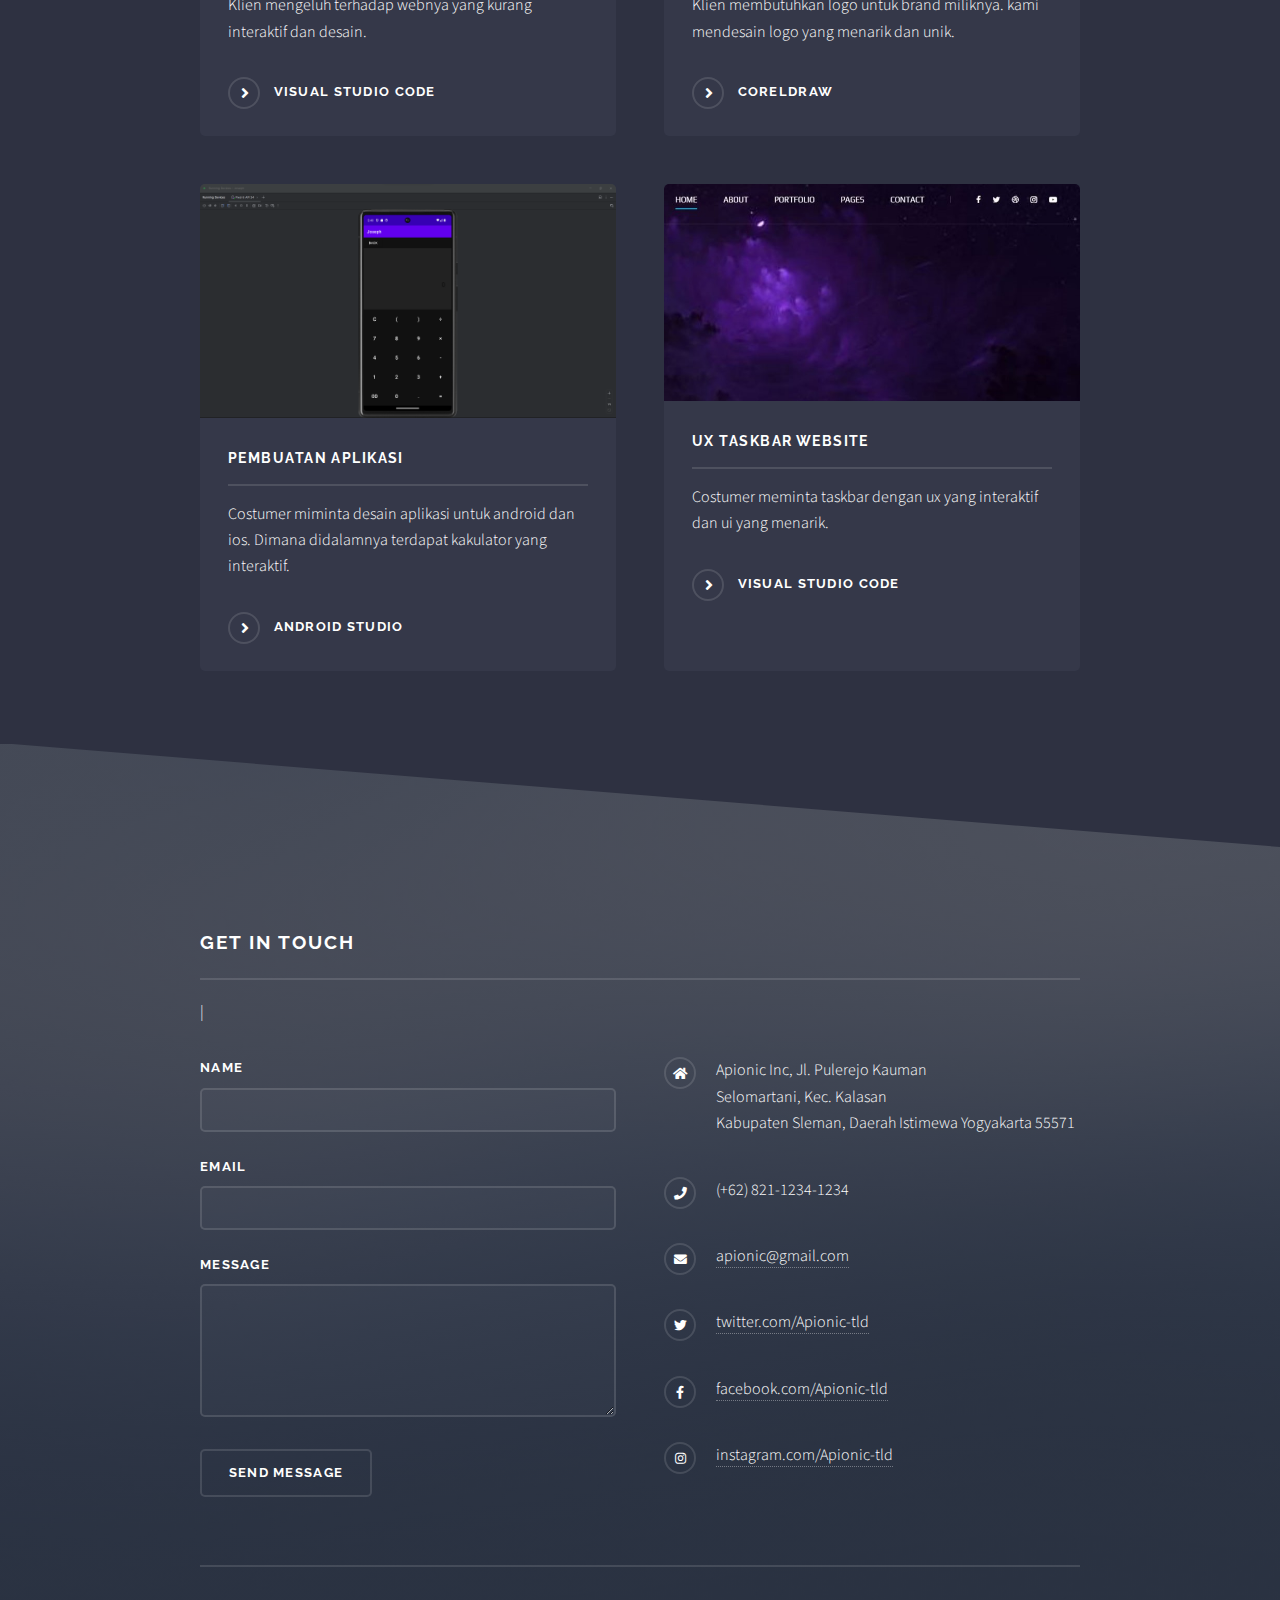
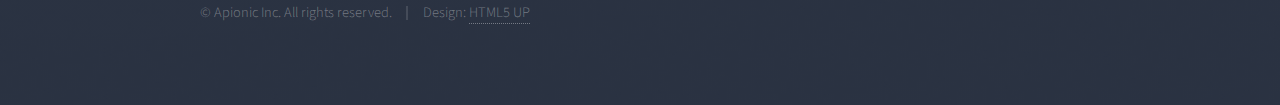
<file: generic.html>
<!DOCTYPE HTML>
<!--
	Solid State by HTML5 UP
	html5up.net | @ajlkn
	Free for personal and commercial use under the CCA 3.0 license (html5up.net/license)
-->
<html>
	<head>
		<title>Product</title>
		<meta charset="utf-8" />
		<meta name="viewport" content="width=device-width, initial-scale=1, user-scalable=no" />
		<link rel="stylesheet" href="assets/css/main.css" />
		<noscript><link rel="stylesheet" href="assets/css/noscript.css" /></noscript>
	</head>
	<body class="is-preload">

		<!-- Page Wrapper -->
			<div id="page-wrapper">

				<!-- Header -->
					<header id="header">
						<h1><a href="index.html">Apionic UI & UX</a></h1>
						<nav>
							<a href="#menu">Menu</a>
						</nav>
					</header>

				<!-- Menu -->
					<nav id="menu">
						<div class="inner">
							<h2>Menu</h2>
							<ul class="links">
								<li><a href="index.html">Home</a></li>
								<li><a href="generic.html">History</a></li>
								<li><a href="elements.html">Elements</a></li>
							</ul>
							<a href="#" class="close">Close</a>
						</div>
					</nav>

				<!-- Wrapper -->
					<section id="wrapper">
						<header>
							<div class="inner">
								<h2>History</h2>
								<p>Semua project yang sudah kami selesaikan.</p>
							</div>
						</header>

						<!-- Content -->
							<div class="wrapper">
								<div class="inner">

									<h3 class="major">Read Before You Buy</h3>
									<p>Jika ingin memiliki desain menarik seperti berikut bisa hubungi kami, Bisa melalui media sosial kami atau dari  kontak yang ada di website ini. Hubungi kami untuk detail atau informasi lebih lanjut, kami siap membantu anda walaupun hanya bertanya.</p>


									<p>Kami tidak hanya menyediakan UI & UX untuk website saja, kami juga menyediakan dalam bentuk logo, aplikasi, powerpoint, figma, dan masih banyak lagi. Jika anda memiliki tujuan anda sendiri namun masih bingung terhadap UI & UX yang ingin anda buat, hubungi kami </p>

									
									<section class="features">
										<article>
											<a href="#" class="image"><img src="images/pic04.png" alt="" /></a>
											<h3 class="major">Prototype Web</h3>
											<p>Kita mendesain sebuah website menggunakan figma. klien membutuhkan prototype seperti instagram.</p>
											<a href="https://www.figma.com/" class="special">Figma</a>
										</article>
										<article>
											<a href="#" class="image"><img src="images/pic05.png" alt="" /></a>
											<h3 class="major">Mendesain Gerobak</h3>
											<p>Kami mendesain sebuah gerobak dagang. klien membutuhkan sebuah desain yang menarik perhatian di gerobaknya</p>
											<a href="https://www.adobe.com/" class="special">Adobe Photoshop & Corel Draw</a>
										</article>
										<article>
											<a href="#" class="image"><img src="images/pic06.PNG" alt="" /></a>
											<h3 class="major">Web Interaktif</h3>
											<p>Klien mengeluh terhadap webnya yang kurang interaktif dan desain.</p>
											<a href="https://code.visualstudio.com/" class="special">Visual Studio Code</a>
										</article>
										<article>
											<a href="#" class="image"><img src="images/pic07.PNG" alt="" /></a>
											<h3 class="major">Pembuatan Logo</h3>
											<p>Klien membutuhkan logo untuk brand miliknya. kami mendesain logo yang menarik dan unik.</p>
											<a href="https://www.coreldraw.com/" class="special">Coreldraw</a>
										</article>
										<article>
											<a href="#" class="image"><img src="images/pic09.png" alt="" /></a>
											<h3 class="major">Pembuatan Aplikasi</h3>
											<p>Costumer miminta desain aplikasi untuk android dan ios. Dimana didalamnya terdapat kakulator yang interaktif.</p>
											<a href="https://developer.android.com/" class="special">Android Studio</a>
										</article>
										<article>
											<a href="#" class="image"><img src="images/pic10.jpeg" alt="" /></a>
											<h3 class="major">UX Taskbar Website</h3>
											<p>Costumer meminta taskbar dengan ux yang interaktif dan ui yang menarik.</p>
											<a href="https://code.visualstudio.com/" class="special">Visual Studio Code</a>
										</article>
									</section>

								</div>
							</div>

					</section>

				<!-- Footer -->
				<section id="footer">
					<div class="inner">
						<h2 class="major">Get in touch</h2>
						<p id="quote"></p>
						<script>
							var quotes = [
								"Punya pertanyaan? Jangan ragu untuk menghubungi kami. Tim kami siap membantu Anda!  ",
								"Ingin tahu lebih lanjut tentang UX dan UI?  ",
								"Buat website yang lebih baik dengan UX dan UI yang lebih baik!  ",
								"Kami ingin mendengar dari Anda! Hubungi kami untuk pertanyaan atau saran.  ",
								"Tim kami siap membantu Anda dalam membuat website yang lebih baik!  ",
								"Kami di sini untuk Anda. Hubungi kami dan mari diskusikan kebutuhan Anda.  "
							];
							var counter = 0;
							var text = "";
							var index = 0;
							var currentText = "";
							var deleting = false;
							var blink = false;
							var timeoutId = null;
							function blinkCursor() {
								if (blink) {
									document.getElementById("quote").innerHTML = text + "|";
									blink = false;
								} else {
									document.getElementById("quote").innerHTML = text;
									blink = true;
								}
								timeoutId = setTimeout(function() {
									blinkCursor();
								}, 500);
							}
							function typewrite() {
								if (deleting) {
									text = currentText.substring(0, index--);
									if (index < 0) {
										deleting = false;
										counter = (counter + 1) % quotes.length;
										currentText = quotes[counter];
										text = "";
										index = 0;
										timeoutId = setTimeout(function() {
											typewrite();
										}, 50);
										blinkCursor();
									} else {
										document.getElementById("quote").innerHTML = text + "|";
										timeoutId = setTimeout(function() {
											typewrite();
										}, 50);
									}
								} else {
									if (index >= currentText.length) {
										timeoutId = setTimeout(function() {
											deleting = true;
											typewrite();
										}, 5000);
										blinkCursor();
									} else {
										text += currentText.charAt(index++);
										document.getElementById("quote").innerHTML = text + "|";
										timeoutId = setTimeout(function() {
											typewrite();
										}, 50);
									}
								}
							}
							typewrite();
						</script>
						<form method="post" action="#">
							<div class="fields">
								<div class="field">
									<label for="name">Name</label>
									<input type="text" name="name" id="name" />
								</div>
								<div class="field">
									<label for="email">Email</label>
									<input type="email" name="email" id="email" />
								</div>
								<div class="field">
									<label for="message">Message</label>
									<textarea name="message" id="message" rows="4"></textarea>
								</div>
							</div>
							<ul class="actions">
								<li><input type="submit" value="Send Message" /></li>
							</ul>
						</form>
						<ul class="contact">
							<li class="icon solid fa-home">
								Apionic Inc, Jl. Pulerejo Kauman<br />
								Selomartani, Kec. Kalasan<br />
								Kabupaten Sleman, Daerah Istimewa Yogyakarta 55571
							</li>
							<li class="icon solid fa-phone">(+62) 821-1234-1234</li>
							<li class="icon solid fa-envelope"><a href="#">apionic@gmail.com</a></li>
							<li class="icon brands fa-twitter"><a href="#">twitter.com/Apionic-tld</a></li>
							<li class="icon brands fa-facebook-f"><a href="#">facebook.com/Apionic-tld</a></li>
							<li class="icon brands fa-instagram"><a href="#">instagram.com/Apionic-tld</a></li>
						</ul>
						<ul class="copyright">
							<li>&copy; Apionic Inc. All rights reserved.</li><li>Design: <a href="http://html5up.net">HTML5 UP</a></li>
						</ul>
					</div>
				</section>

			</div>

		<!-- Scripts -->
			<script src="assets/js/jquery.min.js"></script>
			<script src="assets/js/jquery.scrollex.min.js"></script>
			<script src="assets/js/browser.min.js"></script>
			<script src="assets/js/breakpoints.min.js"></script>
			<script src="assets/js/util.js"></script>
			<script src="assets/js/main.js"></script>

	</body>
</html>
</file>
<file: assets/css/noscript.css>
/*
	Solid State by HTML5 UP
	html5up.net | @ajlkn
	Free for personal and commercial use under the CCA 3.0 license (html5up.net/license)
*/

/* Banner */

	body.is-preload #banner .logo {
		-moz-transform: none;
		-webkit-transform: none;
		-ms-transform: none;
		transform: none;
		opacity: 1;
	}

	body.is-preload #banner h2 {
		opacity: 1;
		-moz-transform: none;
		-webkit-transform: none;
		-ms-transform: none;
		transform: none;
		-moz-filter: none;
		-webkit-filter: none;
		-ms-filter: none;
		filter: none;
	}

	body.is-preload #banner p {
		opacity: 01;
		-moz-transform: none;
		-webkit-transform: none;
		-ms-transform: none;
		transform: none;
		-moz-filter: none;
		-webkit-filter: none;
		-ms-filter: none;
		filter: none;
	}
</file>
<file: assets/css/main.css>
@import url(fontawesome-all.min.css);
@import url("https://fonts.googleapis.com/css?family=Raleway:200,700|Source+Sans+Pro:300,600,300italic,600italic");

/*
	Solid State by HTML5 UP
	html5up.net | @ajlkn
	Free for personal and commercial use under the CCA 3.0 license (html5up.net/license)
*/

html, body, div, span, applet, object,
iframe, h1, h2, h3, h4, h5, h6, p, blockquote,
pre, a, abbr, acronym, address, big, cite,
code, del, dfn, em, img, ins, kbd, q, s, samp,
small, strike, strong, sub, sup, tt, var, b,
u, i, center, dl, dt, dd, ol, ul, li, fieldset,
form, label, legend, table, caption, tbody,
tfoot, thead, tr, th, td, article, aside,
canvas, details, embed, figure, figcaption,
footer, header, hgroup, menu, nav, output, ruby,
section, summary, time, mark, audio, video {
	margin: 0;
	padding: 0;
	border: 0;
	font-size: 100%;
	font: inherit;
	vertical-align: baseline;}

article, aside, details, figcaption, figure,
footer, header, hgroup, menu, nav, section {
	display: block;}

body {
	line-height: 1;
}

ol, ul {
	list-style: none;
}

blockquote, q {
	quotes: none;
}

	blockquote:before, blockquote:after, q:before, q:after {
		content: '';
		content: none;
	}

table {
	border-collapse: collapse;
	border-spacing: 0;
}

body {
	-webkit-text-size-adjust: none;
}

mark {
	background-color: transparent;
	color: inherit;
}

input::-moz-focus-inner {
	border: 0;
	padding: 0;
}

input, select, textarea {
	-moz-appearance: none;
	-webkit-appearance: none;
	-ms-appearance: none;
	appearance: none;
}

/* Basic */

	@-ms-viewport {
		width: device-width;
	}

	body {
		-ms-overflow-style: scrollbar;
	}

	@media screen and (max-width: 480px) {

		html, body {
			min-width: 320px;
		}

	}

	html {
		box-sizing: border-box;
	}

	*, *:before, *:after {
		box-sizing: inherit;
	}

	body {
		background-color: #2e3141;
		background-image: linear-gradient(to top, rgba(46, 49, 65, 0.8), rgba(46, 49, 65, 0.8)), url("../../images/pic08.jpg");
		background-size: auto,
 cover;
		background-attachment: fixed,
 fixed;
		background-position: center,
 center;
	}

		body.is-preload *, body.is-preload *:before, body.is-preload *:after {
			-moz-animation: none !important;
			-webkit-animation: none !important;
			-ms-animation: none !important;
			animation: none !important;
			-moz-transition: none !important;
			-webkit-transition: none !important;
			-ms-transition: none !important;
			transition: none !important;
		}

/* Type */

	body, input, select, textarea {
		color: #ffffff;
		font-family: "Source Sans Pro", Helvetica, sans-serif;
		font-size: 16.5pt;
		font-weight: 300;
		line-height: 1.65;
	}

		@media screen and (max-width: 1680px) {

			body, input, select, textarea {
				font-size: 13pt;
			}

		}

		@media screen and (max-width: 1280px) {

			body, input, select, textarea {
				font-size: 12pt;
			}

		}

		@media screen and (max-width: 980px) {

			body, input, select, textarea {
				font-size: 12pt;
			}

		}

		@media screen and (max-width: 736px) {

			body, input, select, textarea {
				font-size: 12pt;
			}

		}

		@media screen and (max-width: 480px) {

			body, input, select, textarea {
				font-size: 12pt;
			}

		}

	a {
		-moz-transition: color 0.2s ease-in-out, border-bottom-color 0.2s ease-in-out;
		-webkit-transition: color 0.2s ease-in-out, border-bottom-color 0.2s ease-in-out;
		-ms-transition: color 0.2s ease-in-out, border-bottom-color 0.2s ease-in-out;
		transition: color 0.2s ease-in-out, border-bottom-color 0.2s ease-in-out;
		border-bottom: dotted 1px rgba(255, 255, 255, 0.35);
		color: #ffffff;
		text-decoration: none;
	}

		a:hover {
			border-bottom-color: transparent;
			color: #ffffff !important;
		}

		a.special:not(.button) {
			text-decoration: none;
			border-bottom: 0;
			display: block;
			font-family: Raleway, Helvetica, sans-serif;
			font-size: 0.8em;
			font-weight: 700;
			letter-spacing: 0.1em;
			margin: 0 0 2em 0;
			text-transform: uppercase;
		}

			a.special:not(.button):before {
				-moz-osx-font-smoothing: grayscale;
				-webkit-font-smoothing: antialiased;
				display: inline-block;
				font-style: normal;
				font-variant: normal;
				text-rendering: auto;
				line-height: 1;
				text-transform: none !important;
				font-family: 'Font Awesome 5 Free';
				font-weight: 900;
			}

			a.special:not(.button):before {
				-moz-transition: background-color 0.2s ease-in-out;
				-webkit-transition: background-color 0.2s ease-in-out;
				-ms-transition: background-color 0.2s ease-in-out;
				transition: background-color 0.2s ease-in-out;
				border-radius: 100%;
				border: solid 2px rgba(255, 255, 255, 0.125);
				content: '\f105';
				display: inline-block;
				font-size: 1.25em;
				height: 2em;
				line-height: 1.75em;
				margin-right: 0.85em;
				text-align: center;
				text-indent: 0.15em;
				vertical-align: middle;
				width: 2em;
			}

			a.special:not(.button):hover:before {
				background-color: rgba(255, 255, 255, 0.025);
			}

			a.special:not(.button):active:before {
				background-color: rgba(255, 255, 255, 0.075);
			}

	strong, b {
		color: #ffffff;
		font-weight: 600;
	}
	

	em, i {
		font-style: italic;
	}

	p {
		margin: 0 0 2em 0;
	}

	h1, h2, h3, h4, h5, h6 {
		color: #ffffff;
		font-family: Raleway, Helvetica, sans-serif;
		font-weight: 700;
		letter-spacing: 0.1em;
		margin: 0 0 1em 0;
		text-transform: uppercase;
	}

		h1 a, h2 a, h3 a, h4 a, h5 a, h6 a {
			color: inherit;
			text-decoration: none;
			border-bottom: 0;
		}

		h1 span, h2 span, h3 span, h4 span, h5 span, h6 span {
			font-weight: 200;
		}

		h1.major, h2.major, h3.major, h4.major, h5.major, h6.major {
			padding-bottom: 1em;
			border-bottom: solid 2px rgba(255, 255, 255, 0.125);
		}

	h2 {
		font-size: 1.2em;
	}

	h3 {
		font-size: 0.9em;
	}

	h4 {
		font-size: 0.7em;
	}

	h5 {
		font-size: 0.7em;
	}

	h6 {
		font-size: 0.7em;
	}

	@media screen and (max-width: 736px) {

		h2 {
			font-size: 1em;
		}

		h3 {
			font-size: 0.8em;
		}

	}

	sub {
		font-size: 0.8em;
		position: relative;
		top: 0.5em;
	}

	sup {
		font-size: 0.8em;
		position: relative;
		top: -0.5em;
	}

	blockquote {
		border-left: solid 4px rgba(255, 255, 255, 0.125);
		font-style: italic;
		margin: 0 0 2em 0;
		padding: 0.5em 0 0.5em 2em;
	}

	code {
		background: rgba(255, 255, 255, 0.025);
		border-radius: 5px;
		border: solid 2px rgba(255, 255, 255, 0.125);
		font-family: "Courier New", monospace;
		font-size: 0.9em;
		margin: 0 0.25em;
		padding: 0.25em 0.65em;
	}

	pre {
		-webkit-overflow-scrolling: touch;
		font-family: "Courier New", monospace;
		font-size: 0.9em;
		margin: 0 0 2em 0;
	}

		pre code {
			display: block;
			line-height: 1.75em;
			padding: 1em 1.5em;
			overflow-x: auto;
		}

	hr {
		border: 0;
		border-bottom: solid 2px rgba(255, 255, 255, 0.125);
		margin: 2.5em 0;
	}

		hr.major {
			margin: 4em 0;
		}

	.align-left {
		text-align: left;
	}

	.align-center {
		text-align: center;
	}

	.align-right {
		text-align: right;
	}

/* Row */

	.row {
		display: flex;
		flex-wrap: wrap;
		box-sizing: border-box;
		align-items: stretch;
	}

		.row > * {
			box-sizing: border-box;
		}

		.row.gtr-uniform > * > :last-child {
			margin-bottom: 0;
		}

		.row.aln-left {
			justify-content: flex-start;
		}

		.row.aln-center {
			justify-content: center;
		}

		.row.aln-right {
			justify-content: flex-end;
		}

		.row.aln-top {
			align-items: flex-start;
		}

		.row.aln-middle {
			align-items: center;
		}

		.row.aln-bottom {
			align-items: flex-end;
		}

		.row > .imp {
			order: -1;
		}

		.row > .col-1 {
			width: 8.33333%;
		}

		.row > .off-1 {
			margin-left: 8.33333%;
		}

		.row > .col-2 {
			width: 16.66667%;
		}

		.row > .off-2 {
			margin-left: 16.66667%;
		}

		.row > .col-3 {
			width: 25%;
		}

		.row > .off-3 {
			margin-left: 25%;
		}

		.row > .col-4 {
			width: 33.33333%;
		}

		.row > .off-4 {
			margin-left: 33.33333%;
		}

		.row > .col-5 {
			width: 41.66667%;
		}

		.row > .off-5 {
			margin-left: 41.66667%;
		}

		.row > .col-6 {
			width: 50%;
		}

		.row > .off-6 {
			margin-left: 50%;
		}

		.row > .col-7 {
			width: 58.33333%;
		}

		.row > .off-7 {
			margin-left: 58.33333%;
		}

		.row > .col-8 {
			width: 66.66667%;
		}

		.row > .off-8 {
			margin-left: 66.66667%;
		}

		.row > .col-9 {
			width: 75%;
		}

		.row > .off-9 {
			margin-left: 75%;
		}

		.row > .col-10 {
			width: 83.33333%;
		}

		.row > .off-10 {
			margin-left: 83.33333%;
		}

		.row > .col-11 {
			width: 91.66667%;
		}

		.row > .off-11 {
			margin-left: 91.66667%;
		}

		.row > .col-12 {
			width: 100%;
		}

		.row > .off-12 {
			margin-left: 100%;
		}

		.row.gtr-0 {
			margin-top: 0;
			margin-left: 0em;
		}

			.row.gtr-0 > * {
				padding: 0 0 0 0em;
			}

			.row.gtr-0.gtr-uniform {
				margin-top: 0em;
			}

				.row.gtr-0.gtr-uniform > * {
					padding-top: 0em;
				}

		.row.gtr-25 {
			margin-top: 0;
			margin-left: -0.4375em;
		}

			.row.gtr-25 > * {
				padding: 0 0 0 0.4375em;
			}

			.row.gtr-25.gtr-uniform {
				margin-top: -0.4375em;
			}

				.row.gtr-25.gtr-uniform > * {
					padding-top: 0.4375em;
				}

		.row.gtr-50 {
			margin-top: 0;
			margin-left: -0.875em;
		}

			.row.gtr-50 > * {
				padding: 0 0 0 0.875em;
			}

			.row.gtr-50.gtr-uniform {
				margin-top: -0.875em;
			}

				.row.gtr-50.gtr-uniform > * {
					padding-top: 0.875em;
				}

		.row {
			margin-top: 0;
			margin-left: -1.75em;
		}

			.row > * {
				padding: 0 0 0 1.75em;
			}

			.row.gtr-uniform {
				margin-top: -1.75em;
			}

				.row.gtr-uniform > * {
					padding-top: 1.75em;
				}

		.row.gtr-150 {
			margin-top: 0;
			margin-left: -2.625em;
		}

			.row.gtr-150 > * {
				padding: 0 0 0 2.625em;
			}

			.row.gtr-150.gtr-uniform {
				margin-top: -2.625em;
			}

				.row.gtr-150.gtr-uniform > * {
					padding-top: 2.625em;
				}

		.row.gtr-200 {
			margin-top: 0;
			margin-left: -3.5em;
		}

			.row.gtr-200 > * {
				padding: 0 0 0 3.5em;
			}

			.row.gtr-200.gtr-uniform {
				margin-top: -3.5em;
			}

				.row.gtr-200.gtr-uniform > * {
					padding-top: 3.5em;
				}

		@media screen and (max-width: 1680px) {

			.row {
				display: flex;
				flex-wrap: wrap;
				box-sizing: border-box;
				align-items: stretch;
			}

				.row > * {
					box-sizing: border-box;
				}

				.row.gtr-uniform > * > :last-child {
					margin-bottom: 0;
				}

				.row.aln-left {
					justify-content: flex-start;
				}

				.row.aln-center {
					justify-content: center;
				}

				.row.aln-right {
					justify-content: flex-end;
				}

				.row.aln-top {
					align-items: flex-start;
				}

				.row.aln-middle {
					align-items: center;
				}

				.row.aln-bottom {
					align-items: flex-end;
				}

				.row > .imp-xlarge {
					order: -1;
				}

				.row > .col-1-xlarge {
					width: 8.33333%;
				}

				.row > .off-1-xlarge {
					margin-left: 8.33333%;
				}

				.row > .col-2-xlarge {
					width: 16.66667%;
				}

				.row > .off-2-xlarge {
					margin-left: 16.66667%;
				}

				.row > .col-3-xlarge {
					width: 25%;
				}

				.row > .off-3-xlarge {
					margin-left: 25%;
				}

				.row > .col-4-xlarge {
					width: 33.33333%;
				}

				.row > .off-4-xlarge {
					margin-left: 33.33333%;
				}

				.row > .col-5-xlarge {
					width: 41.66667%;
				}

				.row > .off-5-xlarge {
					margin-left: 41.66667%;
				}

				.row > .col-6-xlarge {
					width: 50%;
				}

				.row > .off-6-xlarge {
					margin-left: 50%;
				}

				.row > .col-7-xlarge {
					width: 58.33333%;
				}

				.row > .off-7-xlarge {
					margin-left: 58.33333%;
				}

				.row > .col-8-xlarge {
					width: 66.66667%;
				}

				.row > .off-8-xlarge {
					margin-left: 66.66667%;
				}

				.row > .col-9-xlarge {
					width: 75%;
				}

				.row > .off-9-xlarge {
					margin-left: 75%;
				}

				.row > .col-10-xlarge {
					width: 83.33333%;
				}

				.row > .off-10-xlarge {
					margin-left: 83.33333%;
				}

				.row > .col-11-xlarge {
					width: 91.66667%;
				}

				.row > .off-11-xlarge {
					margin-left: 91.66667%;
				}

				.row > .col-12-xlarge {
					width: 100%;
				}

				.row > .off-12-xlarge {
					margin-left: 100%;
				}

				.row.gtr-0 {
					margin-top: 0;
					margin-left: 0em;
				}

					.row.gtr-0 > * {
						padding: 0 0 0 0em;
					}

					.row.gtr-0.gtr-uniform {
						margin-top: 0em;
					}

						.row.gtr-0.gtr-uniform > * {
							padding-top: 0em;
						}

				.row.gtr-25 {
					margin-top: 0;
					margin-left: -0.4375em;
				}

					.row.gtr-25 > * {
						padding: 0 0 0 0.4375em;
					}

					.row.gtr-25.gtr-uniform {
						margin-top: -0.4375em;
					}

						.row.gtr-25.gtr-uniform > * {
							padding-top: 0.4375em;
						}

				.row.gtr-50 {
					margin-top: 0;
					margin-left: -0.875em;
				}

					.row.gtr-50 > * {
						padding: 0 0 0 0.875em;
					}

					.row.gtr-50.gtr-uniform {
						margin-top: -0.875em;
					}

						.row.gtr-50.gtr-uniform > * {
							padding-top: 0.875em;
						}

				.row {
					margin-top: 0;
					margin-left: -1.75em;
				}

					.row > * {
						padding: 0 0 0 1.75em;
					}

					.row.gtr-uniform {
						margin-top: -1.75em;
					}

						.row.gtr-uniform > * {
							padding-top: 1.75em;
						}

				.row.gtr-150 {
					margin-top: 0;
					margin-left: -2.625em;
				}

					.row.gtr-150 > * {
						padding: 0 0 0 2.625em;
					}

					.row.gtr-150.gtr-uniform {
						margin-top: -2.625em;
					}

						.row.gtr-150.gtr-uniform > * {
							padding-top: 2.625em;
						}

				.row.gtr-200 {
					margin-top: 0;
					margin-left: -3.5em;
				}

					.row.gtr-200 > * {
						padding: 0 0 0 3.5em;
					}

					.row.gtr-200.gtr-uniform {
						margin-top: -3.5em;
					}

						.row.gtr-200.gtr-uniform > * {
							padding-top: 3.5em;
						}

		}

		@media screen and (max-width: 1280px) {

			.row {
				display: flex;
				flex-wrap: wrap;
				box-sizing: border-box;
				align-items: stretch;
			}

				.row > * {
					box-sizing: border-box;
				}

				.row.gtr-uniform > * > :last-child {
					margin-bottom: 0;
				}

				.row.aln-left {
					justify-content: flex-start;
				}

				.row.aln-center {
					justify-content: center;
				}

				.row.aln-right {
					justify-content: flex-end;
				}

				.row.aln-top {
					align-items: flex-start;
				}

				.row.aln-middle {
					align-items: center;
				}

				.row.aln-bottom {
					align-items: flex-end;
				}

				.row > .imp-large {
					order: -1;
				}

				.row > .col-1-large {
					width: 8.33333%;
				}

				.row > .off-1-large {
					margin-left: 8.33333%;
				}

				.row > .col-2-large {
					width: 16.66667%;
				}

				.row > .off-2-large {
					margin-left: 16.66667%;
				}

				.row > .col-3-large {
					width: 25%;
				}

				.row > .off-3-large {
					margin-left: 25%;
				}

				.row > .col-4-large {
					width: 33.33333%;
				}

				.row > .off-4-large {
					margin-left: 33.33333%;
				}

				.row > .col-5-large {
					width: 41.66667%;
				}

				.row > .off-5-large {
					margin-left: 41.66667%;
				}

				.row > .col-6-large {
					width: 50%;
				}

				.row > .off-6-large {
					margin-left: 50%;
				}

				.row > .col-7-large {
					width: 58.33333%;
				}

				.row > .off-7-large {
					margin-left: 58.33333%;
				}

				.row > .col-8-large {
					width: 66.66667%;
				}

				.row > .off-8-large {
					margin-left: 66.66667%;
				}

				.row > .col-9-large {
					width: 75%;
				}

				.row > .off-9-large {
					margin-left: 75%;
				}

				.row > .col-10-large {
					width: 83.33333%;
				}

				.row > .off-10-large {
					margin-left: 83.33333%;
				}

				.row > .col-11-large {
					width: 91.66667%;
				}

				.row > .off-11-large {
					margin-left: 91.66667%;
				}

				.row > .col-12-large {
					width: 100%;
				}

				.row > .off-12-large {
					margin-left: 100%;
				}

				.row.gtr-0 {
					margin-top: 0;
					margin-left: 0em;
				}

					.row.gtr-0 > * {
						padding: 0 0 0 0em;
					}

					.row.gtr-0.gtr-uniform {
						margin-top: 0em;
					}

						.row.gtr-0.gtr-uniform > * {
							padding-top: 0em;
						}

				.row.gtr-25 {
					margin-top: 0;
					margin-left: -0.4375em;
				}

					.row.gtr-25 > * {
						padding: 0 0 0 0.4375em;
					}

					.row.gtr-25.gtr-uniform {
						margin-top: -0.4375em;
					}

						.row.gtr-25.gtr-uniform > * {
							padding-top: 0.4375em;
						}

				.row.gtr-50 {
					margin-top: 0;
					margin-left: -0.875em;
				}

					.row.gtr-50 > * {
						padding: 0 0 0 0.875em;
					}

					.row.gtr-50.gtr-uniform {
						margin-top: -0.875em;
					}

						.row.gtr-50.gtr-uniform > * {
							padding-top: 0.875em;
						}

				.row {
					margin-top: 0;
					margin-left: -1.75em;
				}

					.row > * {
						padding: 0 0 0 1.75em;
					}

					.row.gtr-uniform {
						margin-top: -1.75em;
					}

						.row.gtr-uniform > * {
							padding-top: 1.75em;
						}

				.row.gtr-150 {
					margin-top: 0;
					margin-left: -2.625em;
				}

					.row.gtr-150 > * {
						padding: 0 0 0 2.625em;
					}

					.row.gtr-150.gtr-uniform {
						margin-top: -2.625em;
					}

						.row.gtr-150.gtr-uniform > * {
							padding-top: 2.625em;
						}

				.row.gtr-200 {
					margin-top: 0;
					margin-left: -3.5em;
				}

					.row.gtr-200 > * {
						padding: 0 0 0 3.5em;
					}

					.row.gtr-200.gtr-uniform {
						margin-top: -3.5em;
					}

						.row.gtr-200.gtr-uniform > * {
							padding-top: 3.5em;
						}

		}

		@media screen and (max-width: 980px) {

			.row {
				display: flex;
				flex-wrap: wrap;
				box-sizing: border-box;
				align-items: stretch;
			}

				.row > * {
					box-sizing: border-box;
				}

				.row.gtr-uniform > * > :last-child {
					margin-bottom: 0;
				}

				.row.aln-left {
					justify-content: flex-start;
				}

				.row.aln-center {
					justify-content: center;
				}

				.row.aln-right {
					justify-content: flex-end;
				}

				.row.aln-top {
					align-items: flex-start;
				}

				.row.aln-middle {
					align-items: center;
				}

				.row.aln-bottom {
					align-items: flex-end;
				}

				.row > .imp-medium {
					order: -1;
				}

				.row > .col-1-medium {
					width: 8.33333%;
				}

				.row > .off-1-medium {
					margin-left: 8.33333%;
				}

				.row > .col-2-medium {
					width: 16.66667%;
				}

				.row > .off-2-medium {
					margin-left: 16.66667%;
				}

				.row > .col-3-medium {
					width: 25%;
				}

				.row > .off-3-medium {
					margin-left: 25%;
				}

				.row > .col-4-medium {
					width: 33.33333%;
				}

				.row > .off-4-medium {
					margin-left: 33.33333%;
				}

				.row > .col-5-medium {
					width: 41.66667%;
				}

				.row > .off-5-medium {
					margin-left: 41.66667%;
				}

				.row > .col-6-medium {
					width: 50%;
				}

				.row > .off-6-medium {
					margin-left: 50%;
				}

				.row > .col-7-medium {
					width: 58.33333%;
				}

				.row > .off-7-medium {
					margin-left: 58.33333%;
				}

				.row > .col-8-medium {
					width: 66.66667%;
				}

				.row > .off-8-medium {
					margin-left: 66.66667%;
				}

				.row > .col-9-medium {
					width: 75%;
				}

				.row > .off-9-medium {
					margin-left: 75%;
				}

				.row > .col-10-medium {
					width: 83.33333%;
				}

				.row > .off-10-medium {
					margin-left: 83.33333%;
				}

				.row > .col-11-medium {
					width: 91.66667%;
				}

				.row > .off-11-medium {
					margin-left: 91.66667%;
				}

				.row > .col-12-medium {
					width: 100%;
				}

				.row > .off-12-medium {
					margin-left: 100%;
				}

				.row.gtr-0 {
					margin-top: 0;
					margin-left: 0em;
				}

					.row.gtr-0 > * {
						padding: 0 0 0 0em;
					}

					.row.gtr-0.gtr-uniform {
						margin-top: 0em;
					}

						.row.gtr-0.gtr-uniform > * {
							padding-top: 0em;
						}

				.row.gtr-25 {
					margin-top: 0;
					margin-left: -0.4375em;
				}

					.row.gtr-25 > * {
						padding: 0 0 0 0.4375em;
					}

					.row.gtr-25.gtr-uniform {
						margin-top: -0.4375em;
					}

						.row.gtr-25.gtr-uniform > * {
							padding-top: 0.4375em;
						}

				.row.gtr-50 {
					margin-top: 0;
					margin-left: -0.875em;
				}

					.row.gtr-50 > * {
						padding: 0 0 0 0.875em;
					}

					.row.gtr-50.gtr-uniform {
						margin-top: -0.875em;
					}

						.row.gtr-50.gtr-uniform > * {
							padding-top: 0.875em;
						}

				.row {
					margin-top: 0;
					margin-left: -1.75em;
				}

					.row > * {
						padding: 0 0 0 1.75em;
					}

					.row.gtr-uniform {
						margin-top: -1.75em;
					}

						.row.gtr-uniform > * {
							padding-top: 1.75em;
						}

				.row.gtr-150 {
					margin-top: 0;
					margin-left: -2.625em;
				}

					.row.gtr-150 > * {
						padding: 0 0 0 2.625em;
					}

					.row.gtr-150.gtr-uniform {
						margin-top: -2.625em;
					}

						.row.gtr-150.gtr-uniform > * {
							padding-top: 2.625em;
						}

				.row.gtr-200 {
					margin-top: 0;
					margin-left: -3.5em;
				}

					.row.gtr-200 > * {
						padding: 0 0 0 3.5em;
					}

					.row.gtr-200.gtr-uniform {
						margin-top: -3.5em;
					}

						.row.gtr-200.gtr-uniform > * {
							padding-top: 3.5em;
						}

		}

		@media screen and (max-width: 736px) {

			.row {
				display: flex;
				flex-wrap: wrap;
				box-sizing: border-box;
				align-items: stretch;
			}

				.row > * {
					box-sizing: border-box;
				}

				.row.gtr-uniform > * > :last-child {
					margin-bottom: 0;
				}

				.row.aln-left {
					justify-content: flex-start;
				}

				.row.aln-center {
					justify-content: center;
				}

				.row.aln-right {
					justify-content: flex-end;
				}

				.row.aln-top {
					align-items: flex-start;
				}

				.row.aln-middle {
					align-items: center;
				}

				.row.aln-bottom {
					align-items: flex-end;
				}

				.row > .imp-small {
					order: -1;
				}

				.row > .col-1-small {
					width: 8.33333%;
				}

				.row > .off-1-small {
					margin-left: 8.33333%;
				}

				.row > .col-2-small {
					width: 16.66667%;
				}

				.row > .off-2-small {
					margin-left: 16.66667%;
				}

				.row > .col-3-small {
					width: 25%;
				}

				.row > .off-3-small {
					margin-left: 25%;
				}

				.row > .col-4-small {
					width: 33.33333%;
				}

				.row > .off-4-small {
					margin-left: 33.33333%;
				}

				.row > .col-5-small {
					width: 41.66667%;
				}

				.row > .off-5-small {
					margin-left: 41.66667%;
				}

				.row > .col-6-small {
					width: 50%;
				}

				.row > .off-6-small {
					margin-left: 50%;
				}

				.row > .col-7-small {
					width: 58.33333%;
				}

				.row > .off-7-small {
					margin-left: 58.33333%;
				}

				.row > .col-8-small {
					width: 66.66667%;
				}

				.row > .off-8-small {
					margin-left: 66.66667%;
				}

				.row > .col-9-small {
					width: 75%;
				}

				.row > .off-9-small {
					margin-left: 75%;
				}

				.row > .col-10-small {
					width: 83.33333%;
				}

				.row > .off-10-small {
					margin-left: 83.33333%;
				}

				.row > .col-11-small {
					width: 91.66667%;
				}

				.row > .off-11-small {
					margin-left: 91.66667%;
				}

				.row > .col-12-small {
					width: 100%;
				}

				.row > .off-12-small {
					margin-left: 100%;
				}

				.row.gtr-0 {
					margin-top: 0;
					margin-left: 0em;
				}

					.row.gtr-0 > * {
						padding: 0 0 0 0em;
					}

					.row.gtr-0.gtr-uniform {
						margin-top: 0em;
					}

						.row.gtr-0.gtr-uniform > * {
							padding-top: 0em;
						}

				.row.gtr-25 {
					margin-top: 0;
					margin-left: -0.3125em;
				}

					.row.gtr-25 > * {
						padding: 0 0 0 0.3125em;
					}

					.row.gtr-25.gtr-uniform {
						margin-top: -0.3125em;
					}

						.row.gtr-25.gtr-uniform > * {
							padding-top: 0.3125em;
						}

				.row.gtr-50 {
					margin-top: 0;
					margin-left: -0.625em;
				}

					.row.gtr-50 > * {
						padding: 0 0 0 0.625em;
					}

					.row.gtr-50.gtr-uniform {
						margin-top: -0.625em;
					}

						.row.gtr-50.gtr-uniform > * {
							padding-top: 0.625em;
						}

				.row {
					margin-top: 0;
					margin-left: -1.25em;
				}

					.row > * {
						padding: 0 0 0 1.25em;
					}

					.row.gtr-uniform {
						margin-top: -1.25em;
					}

						.row.gtr-uniform > * {
							padding-top: 1.25em;
						}

				.row.gtr-150 {
					margin-top: 0;
					margin-left: -1.875em;
				}

					.row.gtr-150 > * {
						padding: 0 0 0 1.875em;
					}

					.row.gtr-150.gtr-uniform {
						margin-top: -1.875em;
					}

						.row.gtr-150.gtr-uniform > * {
							padding-top: 1.875em;
						}

				.row.gtr-200 {
					margin-top: 0;
					margin-left: -2.5em;
				}

					.row.gtr-200 > * {
						padding: 0 0 0 2.5em;
					}

					.row.gtr-200.gtr-uniform {
						margin-top: -2.5em;
					}

						.row.gtr-200.gtr-uniform > * {
							padding-top: 2.5em;
						}

		}

		@media screen and (max-width: 480px) {

			.row {
				display: flex;
				flex-wrap: wrap;
				box-sizing: border-box;
				align-items: stretch;
			}

				.row > * {
					box-sizing: border-box;
				}

				.row.gtr-uniform > * > :last-child {
					margin-bottom: 0;
				}

				.row.aln-left {
					justify-content: flex-start;
				}

				.row.aln-center {
					justify-content: center;
				}

				.row.aln-right {
					justify-content: flex-end;
				}

				.row.aln-top {
					align-items: flex-start;
				}

				.row.aln-middle {
					align-items: center;
				}

				.row.aln-bottom {
					align-items: flex-end;
				}

				.row > .imp-xsmall {
					order: -1;
				}

				.row > .col-1-xsmall {
					width: 8.33333%;
				}

				.row > .off-1-xsmall {
					margin-left: 8.33333%;
				}

				.row > .col-2-xsmall {
					width: 16.66667%;
				}

				.row > .off-2-xsmall {
					margin-left: 16.66667%;
				}

				.row > .col-3-xsmall {
					width: 25%;
				}

				.row > .off-3-xsmall {
					margin-left: 25%;
				}

				.row > .col-4-xsmall {
					width: 33.33333%;
				}

				.row > .off-4-xsmall {
					margin-left: 33.33333%;
				}

				.row > .col-5-xsmall {
					width: 41.66667%;
				}

				.row > .off-5-xsmall {
					margin-left: 41.66667%;
				}

				.row > .col-6-xsmall {
					width: 50%;
				}

				.row > .off-6-xsmall {
					margin-left: 50%;
				}

				.row > .col-7-xsmall {
					width: 58.33333%;
				}

				.row > .off-7-xsmall {
					margin-left: 58.33333%;
				}

				.row > .col-8-xsmall {
					width: 66.66667%;
				}

				.row > .off-8-xsmall {
					margin-left: 66.66667%;
				}

				.row > .col-9-xsmall {
					width: 75%;
				}

				.row > .off-9-xsmall {
					margin-left: 75%;
				}

				.row > .col-10-xsmall {
					width: 83.33333%;
				}

				.row > .off-10-xsmall {
					margin-left: 83.33333%;
				}

				.row > .col-11-xsmall {
					width: 91.66667%;
				}

				.row > .off-11-xsmall {
					margin-left: 91.66667%;
				}

				.row > .col-12-xsmall {
					width: 100%;
				}

				.row > .off-12-xsmall {
					margin-left: 100%;
				}

				.row.gtr-0 {
					margin-top: 0;
					margin-left: 0em;
				}

					.row.gtr-0 > * {
						padding: 0 0 0 0em;
					}

					.row.gtr-0.gtr-uniform {
						margin-top: 0em;
					}

						.row.gtr-0.gtr-uniform > * {
							padding-top: 0em;
						}

				.row.gtr-25 {
					margin-top: 0;
					margin-left: -0.3125em;
				}

					.row.gtr-25 > * {
						padding: 0 0 0 0.3125em;
					}

					.row.gtr-25.gtr-uniform {
						margin-top: -0.3125em;
					}

						.row.gtr-25.gtr-uniform > * {
							padding-top: 0.3125em;
						}

				.row.gtr-50 {
					margin-top: 0;
					margin-left: -0.625em;
				}

					.row.gtr-50 > * {
						padding: 0 0 0 0.625em;
					}

					.row.gtr-50.gtr-uniform {
						margin-top: -0.625em;
					}

						.row.gtr-50.gtr-uniform > * {
							padding-top: 0.625em;
						}

				.row {
					margin-top: 0;
					margin-left: -1.25em;
				}

					.row > * {
						padding: 0 0 0 1.25em;
					}

					.row.gtr-uniform {
						margin-top: -1.25em;
					}

						.row.gtr-uniform > * {
							padding-top: 1.25em;
						}

				.row.gtr-150 {
					margin-top: 0;
					margin-left: -1.875em;
				}

					.row.gtr-150 > * {
						padding: 0 0 0 1.875em;
					}

					.row.gtr-150.gtr-uniform {
						margin-top: -1.875em;
					}

						.row.gtr-150.gtr-uniform > * {
							padding-top: 1.875em;
						}

				.row.gtr-200 {
					margin-top: 0;
					margin-left: -2.5em;
				}

					.row.gtr-200 > * {
						padding: 0 0 0 2.5em;
					}

					.row.gtr-200.gtr-uniform {
						margin-top: -2.5em;
					}

						.row.gtr-200.gtr-uniform > * {
							padding-top: 2.5em;
						}

		}

		@media screen and (max-width: 360px) {

			.row {
				display: flex;
				flex-wrap: wrap;
				box-sizing: border-box;
				align-items: stretch;
			}

				.row > * {
					box-sizing: border-box;
				}

				.row.gtr-uniform > * > :last-child {
					margin-bottom: 0;
				}

				.row.aln-left {
					justify-content: flex-start;
				}

				.row.aln-center {
					justify-content: center;
				}

				.row.aln-right {
					justify-content: flex-end;
				}

				.row.aln-top {
					align-items: flex-start;
				}

				.row.aln-middle {
					align-items: center;
				}

				.row.aln-bottom {
					align-items: flex-end;
				}

				.row > .imp-xxsmall {
					order: -1;
				}

				.row > .col-1-xxsmall {
					width: 8.33333%;
				}

				.row > .off-1-xxsmall {
					margin-left: 8.33333%;
				}

				.row > .col-2-xxsmall {
					width: 16.66667%;
				}

				.row > .off-2-xxsmall {
					margin-left: 16.66667%;
				}

				.row > .col-3-xxsmall {
					width: 25%;
				}

				.row > .off-3-xxsmall {
					margin-left: 25%;
				}

				.row > .col-4-xxsmall {
					width: 33.33333%;
				}

				.row > .off-4-xxsmall {
					margin-left: 33.33333%;
				}

				.row > .col-5-xxsmall {
					width: 41.66667%;
				}

				.row > .off-5-xxsmall {
					margin-left: 41.66667%;
				}

				.row > .col-6-xxsmall {
					width: 50%;
				}

				.row > .off-6-xxsmall {
					margin-left: 50%;
				}

				.row > .col-7-xxsmall {
					width: 58.33333%;
				}

				.row > .off-7-xxsmall {
					margin-left: 58.33333%;
				}

				.row > .col-8-xxsmall {
					width: 66.66667%;
				}

				.row > .off-8-xxsmall {
					margin-left: 66.66667%;
				}

				.row > .col-9-xxsmall {
					width: 75%;
				}

				.row > .off-9-xxsmall {
					margin-left: 75%;
				}

				.row > .col-10-xxsmall {
					width: 83.33333%;
				}

				.row > .off-10-xxsmall {
					margin-left: 83.33333%;
				}

				.row > .col-11-xxsmall {
					width: 91.66667%;
				}

				.row > .off-11-xxsmall {
					margin-left: 91.66667%;
				}

				.row > .col-12-xxsmall {
					width: 100%;
				}

				.row > .off-12-xxsmall {
					margin-left: 100%;
				}

				.row.gtr-0 {
					margin-top: 0;
					margin-left: 0em;
				}

					.row.gtr-0 > * {
						padding: 0 0 0 0em;
					}

					.row.gtr-0.gtr-uniform {
						margin-top: 0em;
					}

						.row.gtr-0.gtr-uniform > * {
							padding-top: 0em;
						}

				.row.gtr-25 {
					margin-top: 0;
					margin-left: -0.3125em;
				}

					.row.gtr-25 > * {
						padding: 0 0 0 0.3125em;
					}

					.row.gtr-25.gtr-uniform {
						margin-top: -0.3125em;
					}

						.row.gtr-25.gtr-uniform > * {
							padding-top: 0.3125em;
						}

				.row.gtr-50 {
					margin-top: 0;
					margin-left: -0.625em;
				}

					.row.gtr-50 > * {
						padding: 0 0 0 0.625em;
					}

					.row.gtr-50.gtr-uniform {
						margin-top: -0.625em;
					}

						.row.gtr-50.gtr-uniform > * {
							padding-top: 0.625em;
						}

				.row {
					margin-top: 0;
					margin-left: -1.25em;
				}

					.row > * {
						padding: 0 0 0 1.25em;
					}

					.row.gtr-uniform {
						margin-top: -1.25em;
					}

						.row.gtr-uniform > * {
							padding-top: 1.25em;
						}

				.row.gtr-150 {
					margin-top: 0;
					margin-left: -1.875em;
				}

					.row.gtr-150 > * {
						padding: 0 0 0 1.875em;
					}

					.row.gtr-150.gtr-uniform {
						margin-top: -1.875em;
					}

						.row.gtr-150.gtr-uniform > * {
							padding-top: 1.875em;
						}

				.row.gtr-200 {
					margin-top: 0;
					margin-left: -2.5em;
				}

					.row.gtr-200 > * {
						padding: 0 0 0 2.5em;
					}

					.row.gtr-200.gtr-uniform {
						margin-top: -2.5em;
					}

						.row.gtr-200.gtr-uniform > * {
							padding-top: 2.5em;
						}

		}

/* Section/Article */

	section.special, article.special {
		text-align: center;
	}

/* Form */

	form {
		margin: 0 0 2em 0;
	}

		form > :last-child {
			margin-bottom: 0;
		}

		form > .fields {
			display: -moz-flex;
			display: -webkit-flex;
			display: -ms-flex;
			display: flex;
			-moz-flex-wrap: wrap;
			-webkit-flex-wrap: wrap;
			-ms-flex-wrap: wrap;
			flex-wrap: wrap;
			width: calc(100% + 3em);
			margin: -1.5em 0 2em -1.5em;
		}

			form > .fields > .field {
				-moz-flex-grow: 0;
				-webkit-flex-grow: 0;
				-ms-flex-grow: 0;
				flex-grow: 0;
				-moz-flex-shrink: 0;
				-webkit-flex-shrink: 0;
				-ms-flex-shrink: 0;
				flex-shrink: 0;
				padding: 1.5em 0 0 1.5em;
				width: calc(100% - 1.5em);
			}

				form > .fields > .field.half {
					width: calc(50% - 0.75em);
				}

				form > .fields > .field.third {
					width: calc(100%/3 - 0.5em);
				}

				form > .fields > .field.quarter {
					width: calc(25% - 0.375em);
				}

		@media screen and (max-width: 480px) {

			form > .fields {
				width: calc(100% + 3em);
				margin: -1.5em 0 2em -1.5em;
			}

				form > .fields > .field {
					padding: 1.5em 0 0 1.5em;
					width: calc(100% - 1.5em);
				}

					form > .fields > .field.half {
						width: calc(100% - 1.5em);
					}

					form > .fields > .field.third {
						width: calc(100% - 1.5em);
					}

					form > .fields > .field.quarter {
						width: calc(100% - 1.5em);
					}

		}

	label {
		color: #ffffff;
		display: block;
		font-family: Raleway, Helvetica, sans-serif;
		font-size: 0.8em;
		font-weight: 700;
		letter-spacing: 0.1em;
		margin: 0 0 0.7em 0;
		text-transform: uppercase;
	}

	input[type="text"],
	input[type="password"],
	input[type="email"],
	input[type="tel"],
	select,
	textarea {
		-moz-appearance: none;
		-webkit-appearance: none;
		-ms-appearance: none;
		appearance: none;
		background: rgba(255, 255, 255, 0.025);
		border-radius: 5px;
		border: none;
		border: solid 2px rgba(255, 255, 255, 0.125);
		color: inherit;
		display: block;
		outline: 0;
		padding: 0 1em;
		text-decoration: none;
		width: 100%;
	}

		input[type="text"]:invalid,
		input[type="password"]:invalid,
		input[type="email"]:invalid,
		input[type="tel"]:invalid,
		select:invalid,
		textarea:invalid {
			box-shadow: none;
		}

		input[type="text"]:focus,
		input[type="password"]:focus,
		input[type="email"]:focus,
		input[type="tel"]:focus,
		select:focus,
		textarea:focus {
			border-color: #5b6ba6;
		}

	select {
		background-image: url("data:image/svg+xml;charset=utf8,%3Csvg xmlns='http://www.w3.org/2000/svg' width='40' height='40' preserveAspectRatio='none' viewBox='0 0 40 40'%3E%3Cpath d='M9.4,12.3l10.4,10.4l10.4-10.4c0.2-0.2,0.5-0.4,0.9-0.4c0.3,0,0.6,0.1,0.9,0.4l3.3,3.3c0.2,0.2,0.4,0.5,0.4,0.9 c0,0.4-0.1,0.6-0.4,0.9L20.7,31.9c-0.2,0.2-0.5,0.4-0.9,0.4c-0.3,0-0.6-0.1-0.9-0.4L4.3,17.3c-0.2-0.2-0.4-0.5-0.4-0.9 c0-0.4,0.1-0.6,0.4-0.9l3.3-3.3c0.2-0.2,0.5-0.4,0.9-0.4S9.1,12.1,9.4,12.3z' fill='rgba(255, 255, 255, 0.125)' /%3E%3C/svg%3E");
		background-size: 1.25rem;
		background-repeat: no-repeat;
		background-position: calc(100% - 1rem) center;
		height: 2.75em;
		padding-right: 2.75em;
		text-overflow: ellipsis;
	}

		select option {
			color: #ffffff;
			background: #2e3141;
		}

		select:focus::-ms-value {
			background-color: transparent;
		}

		select::-ms-expand {
			display: none;
		}

	input[type="text"],
	input[type="password"],
	input[type="email"],
	select {
		height: 2.75em;
	}

	textarea {
		padding: 0.75em 1em;
	}

	input[type="checkbox"],
	input[type="radio"] {
		-moz-appearance: none;
		-webkit-appearance: none;
		-ms-appearance: none;
		appearance: none;
		display: block;
		float: left;
		margin-right: -2em;
		opacity: 0;
		width: 1em;
		z-index: -1;
	}

		input[type="checkbox"] + label,
		input[type="radio"] + label {
			text-decoration: none;
			color: #ffffff;
			cursor: pointer;
			display: inline-block;
			font-size: 1em;
			font-family: "Source Sans Pro", Helvetica, sans-serif;
			text-transform: none;
			letter-spacing: 0;
			font-weight: 300;
			padding-left: 2.4em;
			padding-right: 0.75em;
			position: relative;
		}

			input[type="checkbox"] + label:before,
			input[type="radio"] + label:before {
				-moz-osx-font-smoothing: grayscale;
				-webkit-font-smoothing: antialiased;
				display: inline-block;
				font-style: normal;
				font-variant: normal;
				text-rendering: auto;
				line-height: 1;
				text-transform: none !important;
				font-family: 'Font Awesome 5 Free';
				font-weight: 900;
			}

			input[type="checkbox"] + label:before,
			input[type="radio"] + label:before {
				background: rgba(255, 255, 255, 0.025);
				border-radius: 5px;
				border: solid 2px rgba(255, 255, 255, 0.125);
				content: '';
				display: inline-block;
				font-size: 0.8em;
				height: 2.0625em;
				left: 0;
				line-height: 2.0625em;
				position: absolute;
				text-align: center;
				top: 0;
				width: 2.0625em;
			}

		input[type="checkbox"]:checked + label:before,
		input[type="radio"]:checked + label:before {
			background: #ffffff;
			border-color: #ffffff;
			content: '\f00c';
			color: #2e3141;
		}

		input[type="checkbox"]:focus + label:before,
		input[type="radio"]:focus + label:before {
			border-color: #4c5c96;
		}

	input[type="checkbox"] + label:before {
		border-radius: 5px;
	}

	input[type="radio"] + label:before {
		border-radius: 100%;
	}

	::-webkit-input-placeholder {
		color: rgba(255, 255, 255, 0.35) !important;
		opacity: 1.0;
	}

	:-moz-placeholder {
		color: rgba(255, 255, 255, 0.35) !important;
		opacity: 1.0;
	}

	::-moz-placeholder {
		color: rgba(255, 255, 255, 0.35) !important;
		opacity: 1.0;
	}

	:-ms-input-placeholder {
		color: rgba(255, 255, 255, 0.35) !important;
		opacity: 1.0;
	}

/* Box */

	.box {
		border-radius: 5px;
		border: solid 2px rgba(255, 255, 255, 0.125);
		margin-bottom: 2em;
		padding: 1.5em;
	}

		.box > :last-child,
		.box > :last-child > :last-child,
		.box > :last-child > :last-child > :last-child {
			margin-bottom: 0;
		}

		.box.alt {
			border: 0;
			border-radius: 0;
			padding: 0;
		}

/* Icon */

	.icon {
		text-decoration: none;
		border-bottom: none;
		position: relative;
	}

		.icon:before {
			-moz-osx-font-smoothing: grayscale;
			-webkit-font-smoothing: antialiased;
			display: inline-block;
			font-style: normal;
			font-variant: normal;
			text-rendering: auto;
			line-height: 1;
			text-transform: none !important;
			font-family: 'Font Awesome 5 Free';
			font-weight: 400;
		}

		.icon > .label {
			display: none;
		}

		.icon:before {
			line-height: inherit;
		}

		.icon.solid:before {
			font-weight: 900;
		}

		.icon.brands:before {
			font-family: 'Font Awesome 5 Brands';
		}

/* Image */

	.image {
		border-radius: 5px;
		border: 0;
		display: inline-block;
		position: relative;
	}

		.image img {
			border-radius: 5px;
			display: block;
		}

		.image.left, .image.right {
			max-width: 40%;
		}

			.image.left img, .image.right img {
				width: 100%;
			}

		.image.left {
			float: left;
			padding: 0 1.5em 1em 0;
			top: 0.25em;
		}

		.image.right {
			float: right;
			padding: 0 0 1em 1.5em;
			top: 0.25em;
		}

		.image.fit {
			display: block;
			margin: 0 0 2em 0;
			width: 100%;
		}

			.image.fit img {
				width: 100%;
			}

		.image.main {
			display: block;
			margin: 0 0 3em 0;
			width: 100%;
		}

			.image.main img {
				width: 100%;
			}

/* List */

	ol {
		list-style: decimal;
		margin: 0 0 2em 0;
		padding-left: 1.25em;
	}

		ol li {
			padding-left: 0.25em;
		}

	ul {
		list-style: disc;
		margin: 0 0 2em 0;
		padding-left: 1em;
	}

		ul li {
			padding-left: 0.5em;
		}

		ul.alt {
			list-style: none;
			padding-left: 0;
		}

			ul.alt li {
				border-top: solid 1px rgba(255, 255, 255, 0.125);
				padding: 0.5em 0;
			}

				ul.alt li:first-child {
					border-top: 0;
					padding-top: 0;
				}

	dl {
		margin: 0 0 2em 0;
	}

		dl dt {
			display: block;
			font-weight: 600;
			margin: 0 0 1em 0;
		}

		dl dd {
			margin-left: 2em;
		}

/* Actions */

	ul.actions {
		display: -moz-flex;
		display: -webkit-flex;
		display: -ms-flex;
		display: flex;
		cursor: default;
		list-style: none;
		margin-left: -1em;
		padding-left: 0;
	}

		ul.actions li {
			padding: 0 0 0 1em;
			vertical-align: middle;
		}

		ul.actions.special {
			-moz-justify-content: center;
			-webkit-justify-content: center;
			-ms-justify-content: center;
			justify-content: center;
			width: 100%;
			margin-left: 0;
		}

			ul.actions.special li:first-child {
				padding-left: 0;
			}

		ul.actions.stacked {
			-moz-flex-direction: column;
			-webkit-flex-direction: column;
			-ms-flex-direction: column;
			flex-direction: column;
			margin-left: 0;
		}

			ul.actions.stacked li {
				padding: 1.3em 0 0 0;
			}

				ul.actions.stacked li:first-child {
					padding-top: 0;
				}

		ul.actions.fit {
			width: calc(100% + 1em);
		}

			ul.actions.fit li {
				-moz-flex-grow: 1;
				-webkit-flex-grow: 1;
				-ms-flex-grow: 1;
				flex-grow: 1;
				-moz-flex-shrink: 1;
				-webkit-flex-shrink: 1;
				-ms-flex-shrink: 1;
				flex-shrink: 1;
				width: 100%;
			}

				ul.actions.fit li > * {
					width: 100%;
				}

			ul.actions.fit.stacked {
				width: 100%;
			}

		@media screen and (max-width: 480px) {

			ul.actions:not(.fixed) {
				-moz-flex-direction: column;
				-webkit-flex-direction: column;
				-ms-flex-direction: column;
				flex-direction: column;
				margin-left: 0;
				width: 100% !important;
			}

				ul.actions:not(.fixed) li {
					-moz-flex-grow: 1;
					-webkit-flex-grow: 1;
					-ms-flex-grow: 1;
					flex-grow: 1;
					-moz-flex-shrink: 1;
					-webkit-flex-shrink: 1;
					-ms-flex-shrink: 1;
					flex-shrink: 1;
					padding: 1em 0 0 0;
					text-align: center;
					width: 100%;
				}

					ul.actions:not(.fixed) li > * {
						width: 100%;
					}

					ul.actions:not(.fixed) li:first-child {
						padding-top: 0;
					}

					ul.actions:not(.fixed) li input[type="submit"],
					ul.actions:not(.fixed) li input[type="reset"],
					ul.actions:not(.fixed) li input[type="button"],
					ul.actions:not(.fixed) li button,
					ul.actions:not(.fixed) li .button {
						width: 100%;
					}

						ul.actions:not(.fixed) li input[type="submit"].icon:before,
						ul.actions:not(.fixed) li input[type="reset"].icon:before,
						ul.actions:not(.fixed) li input[type="button"].icon:before,
						ul.actions:not(.fixed) li button.icon:before,
						ul.actions:not(.fixed) li .button.icon:before {
							margin-left: -0.5rem;
						}

		}

/* Icons */

	ul.icons {
		cursor: default;
		list-style: none;
		padding-left: 0;
	}

		ul.icons li {
			display: inline-block;
			padding: 0 1em 0 0;
		}

			ul.icons li:last-child {
				padding-right: 0;
			}

			ul.icons li .icon:before {
				font-size: 1.25em;
			}

/* Contact */

	ul.contact {
		list-style: none;
		padding: 0;
	}

		ul.contact li {
			text-decoration: none;
			margin: 2.5em 0 0 0;
			padding: 0 0 0 3.25em;
			position: relative;
		}

			ul.contact li:before {
				-moz-osx-font-smoothing: grayscale;
				-webkit-font-smoothing: antialiased;
				display: inline-block;
				font-style: normal;
				font-variant: normal;
				text-rendering: auto;
				line-height: 1;
				text-transform: none !important;
				font-family: 'Font Awesome 5 Free';
				font-weight: 400;
			}

			ul.contact li:before {
				border-radius: 100%;
				border: solid 2px rgba(255, 255, 255, 0.125);
				display: inline-block;
				font-size: 0.8em;
				height: 2.5em;
				left: 0;
				line-height: 2.35em;
				position: absolute;
				text-align: center;
				top: 0;
				width: 2.5em;
			}

			ul.contact li:first-child {
				margin-top: 0;
			}

		@media screen and (max-width: 736px) {

			ul.contact li {
				margin: 1.5em 0 0 0;
			}

		}

/* Pagination */

	ul.pagination {
		cursor: default;
		list-style: none;
		padding-left: 0;
	}

		ul.pagination li {
			display: inline-block;
			padding-left: 0;
			vertical-align: middle;
		}

			ul.pagination li > .page {
				-moz-transition: background-color 0.2s ease-in-out, color 0.2s ease-in-out;
				-webkit-transition: background-color 0.2s ease-in-out, color 0.2s ease-in-out;
				-ms-transition: background-color 0.2s ease-in-out, color 0.2s ease-in-out;
				transition: background-color 0.2s ease-in-out, color 0.2s ease-in-out;
				border-bottom: 0;
				border-radius: 5px;
				display: inline-block;
				height: 1.5em;
				line-height: 1.5em;
				margin: 0 0.125em;
				min-width: 1.5em;
				padding: 0 0.5em;
				text-align: center;
			}

				ul.pagination li > .page:hover {
					background-color: rgba(255, 255, 255, 0.025);
				}

				ul.pagination li > .page.active {
					background-color: #4c5c96;
				}

			ul.pagination li:first-child {
				padding-right: 0.75em;
			}

			ul.pagination li:last-child {
				padding-left: 0.75em;
			}

		@media screen and (max-width: 480px) {

			ul.pagination li:nth-child(n+2):nth-last-child(n+2) {
				display: none;
			}

			ul.pagination li .button {
				width: 100%;
			}

			ul.pagination li:first-child {
				width: calc(50% - 2px);
				text-align: left;
				padding-right: 0.325em;
			}

			ul.pagination li:last-child {
				width: calc(50% - 2px);
				text-align: right;
				padding-left: 0.325em;
			}

		}

/* Table */

	.table-wrapper {
		-webkit-overflow-scrolling: touch;
		overflow-x: auto;
	}

	table {
		margin: 0 0 2em 0;
		width: 100%;
	}

		table tbody tr {
			border: solid 1px rgba(255, 255, 255, 0.125);
			border-left: 0;
			border-right: 0;
		}

			table tbody tr:nth-child(2n + 1) {
				background-color: rgba(255, 255, 255, 0.025);
			}

		table td {
			padding: 0.75em 0.75em;
		}

		table th {
			color: #ffffff;
			font-size: 0.9em;
			font-weight: 600;
			padding: 0 0.75em 0.75em 0.75em;
			text-align: left;
		}

		table thead {
			border-bottom: solid 2px rgba(255, 255, 255, 0.125);
		}

		table tfoot {
			border-top: solid 2px rgba(255, 255, 255, 0.125);
		}

		table.alt {
			border-collapse: separate;
		}

			table.alt tbody tr td {
				border: solid 1px rgba(255, 255, 255, 0.125);
				border-left-width: 0;
				border-top-width: 0;
			}

				table.alt tbody tr td:first-child {
					border-left-width: 1px;
				}

			table.alt tbody tr:first-child td {
				border-top-width: 1px;
			}

			table.alt thead {
				border-bottom: 0;
			}

			table.alt tfoot {
				border-top: 0;
			}

/* Button */

	input[type="submit"],
	input[type="reset"],
	input[type="button"],
	button,
	.button {
		-moz-appearance: none;
		-webkit-appearance: none;
		-ms-appearance: none;
		appearance: none;
		-moz-transition: background-color 0.2s ease-in-out;
		-webkit-transition: background-color 0.2s ease-in-out;
		-ms-transition: background-color 0.2s ease-in-out;
		transition: background-color 0.2s ease-in-out;
		background-color: transparent;
		border-radius: 5px;
		border: 0;
		box-shadow: inset 0 0 0 2px rgba(255, 255, 255, 0.125);
		color: #ffffff !important;
		cursor: pointer;
		display: inline-block;
		font-family: Raleway, Helvetica, sans-serif;
		font-size: 0.8em;
		font-weight: 700;
		height: 3.75em;
		letter-spacing: 0.1em;
		line-height: 3.75em;
		padding: 0 2.25em;
		text-align: center;
		text-decoration: none;
		text-transform: uppercase;
		white-space: nowrap;
	}

		input[type="submit"]:hover,
		input[type="reset"]:hover,
		input[type="button"]:hover,
		button:hover,
		.button:hover {
			background-color: rgba(255, 255, 255, 0.025);
		}

		input[type="submit"]:active,
		input[type="reset"]:active,
		input[type="button"]:active,
		button:active,
		.button:active {
			background-color: rgba(255, 255, 255, 0.075);
		}

		input[type="submit"].icon:before,
		input[type="reset"].icon:before,
		input[type="button"].icon:before,
		button.icon:before,
		.button.icon:before {
			margin-right: 0.5em;
			color: rgba(255, 255, 255, 0.35);
		}

		input[type="submit"].primary,
		input[type="reset"].primary,
		input[type="button"].primary,
		button.primary,
		.button.primary {
			background-color: #4c5c96;
			box-shadow: none;
		}

			input[type="submit"].primary:hover,
			input[type="reset"].primary:hover,
			input[type="button"].primary:hover,
			button.primary:hover,
			.button.primary:hover {
				background-color: #53639e;
			}

			input[type="submit"].primary:active,
			input[type="reset"].primary:active,
			input[type="button"].primary:active,
			button.primary:active,
			.button.primary:active {
				background-color: #45558d;
			}

			input[type="submit"].primary.icon:before,
			input[type="reset"].primary.icon:before,
			input[type="button"].primary.icon:before,
			button.primary.icon:before,
			.button.primary.icon:before {
				color: #7985b0;
			}

		input[type="submit"].fit,
		input[type="reset"].fit,
		input[type="button"].fit,
		button.fit,
		.button.fit {
			width: 100%;
		}

		input[type="submit"].small,
		input[type="reset"].small,
		input[type="button"].small,
		button.small,
		.button.small {
			font-size: 0.6em;
		}

		input[type="submit"].large,
		input[type="reset"].large,
		input[type="button"].large,
		button.large,
		.button.large {
			font-size: 1em;
		}

		input[type="submit"].disabled, input[type="submit"]:disabled,
		input[type="reset"].disabled,
		input[type="reset"]:disabled,
		input[type="button"].disabled,
		input[type="button"]:disabled,
		button.disabled,
		button:disabled,
		.button.disabled,
		.button:disabled {
			opacity: 0.25;
		}

		@media screen and (max-width: 480px) {

			input[type="submit"],
			input[type="reset"],
			input[type="button"],
			button,
			.button {
				padding: 0;
			}

		}

/* Features */

	.features {
		display: -moz-flex;
		display: -webkit-flex;
		display: -ms-flex;
		display: flex;
		-moz-flex-wrap: wrap;
		-webkit-flex-wrap: wrap;
		-ms-flex-wrap: wrap;
		flex-wrap: wrap;
		margin: 0 0 2em 0;
	}

		.features article {
			padding: 1.75em 1.75em 0.1em 1.75em ;
			background-color: #353849;
			border-radius: 5px;
			margin: 1.5em 3em 1.5em 0;
			width: calc(50% - 1.5em);
		}

			.features article:nth-child(2n) {
				margin-right: 0;
			}

			.features article .image {
				border-radius: 5px 5px 0 0;
				display: block;
				margin-bottom: 1.75em;
				margin-left: -1.75em;
				margin-top: -1.75em;
				position: relative;
				width: calc(100% + 3.5em);
			}

				.features article .image img {
					border-radius: 5px 5px 0 0;
					width: 100%;
				}

		@media screen and (max-width: 980px) {

			.features article {
				margin: 1em 2em 1em 0;
				width: calc(50% - 1em);
			}

		}

		@media screen and (max-width: 736px) {

			.features article {
				padding: 1.5em 1.5em 0.1em 1.5em ;
				margin: 0.875em 1.75em 0.875em 0;
				width: calc(50% - 0.875em - 1px);
			}

				.features article .image {
					margin-bottom: 1.5em;
					margin-left: -1.5em;
					margin-top: -1.5em;
					width: calc(100% + 3em);
				}

		}

		@media screen and (max-width: 480px) {

			.features {
				display: block;
			}

				.features article {
					width: 100%;
					margin: 0 0 2em 0 !important;
				}

		}

/* Header */

	#header {
		-moz-transition: background-color 0.2s ease-in-out;
		-webkit-transition: background-color 0.2s ease-in-out;
		-ms-transition: background-color 0.2s ease-in-out;
		transition: background-color 0.2s ease-in-out;
		background-color: rgba(53, 56, 73, 0.95);
		height: 3.5em;
		left: 0;
		line-height: 3.5em;
		padding: 0 1.25em;
		position: fixed;
		top: 0;
		width: 100%;
		z-index: 10000;
	}

		#header h1 {
			-moz-transition: opacity 0.2s ease-in-out, visibility 0.2s;
			-webkit-transition: opacity 0.2s ease-in-out, visibility 0.2s;
			-ms-transition: opacity 0.2s ease-in-out, visibility 0.2s;
			transition: opacity 0.2s ease-in-out, visibility 0.2s;
			border-bottom: 0;
			font-size: 0.8em;
			margin-bottom: 0;
			opacity: 1;
			visibility: visible;
		}

			#header h1 a {
				border: 0;
			}

		#header nav {
			font-family: Raleway, Helvetica, sans-serif;
			font-size: 0.8em;
			font-weight: 700;
			height: 3em;
			letter-spacing: 0.1em;
			line-height: 3em;
			position: absolute;
			right: 0.7em;
			text-transform: uppercase;
			top: 0.7em;
		}

			#header nav a {
				border: 0;
				display: inline-block;
				padding: 0 1em;
			}

				#header nav a:before {
					float: right;
					margin-left: 0.75em;
				}

				#header nav a[href="#menu"] {
					text-decoration: none;
					-moz-transition: background-color 0.2s ease-in-out;
					-webkit-transition: background-color 0.2s ease-in-out;
					-ms-transition: background-color 0.2s ease-in-out;
					transition: background-color 0.2s ease-in-out;
					border-radius: 5px;
					box-shadow: inset 0 0 0 2px rgba(255, 255, 255, 0.125);
					padding: 0 1.35em;
				}

					#header nav a[href="#menu"]:before {
						-moz-osx-font-smoothing: grayscale;
						-webkit-font-smoothing: antialiased;
						display: inline-block;
						font-style: normal;
						font-variant: normal;
						text-rendering: auto;
						line-height: 1;
						text-transform: none !important;
						font-family: 'Font Awesome 5 Free';
						font-weight: 900;
					}

					#header nav a[href="#menu"]:before {
						content: '\f0c9';
						line-height: inherit;
					}

					#header nav a[href="#menu"]:hover {
						background-color: rgba(255, 255, 255, 0.025);
					}

					#header nav a[href="#menu"]:active {
						background-color: rgba(255, 255, 255, 0.075);
					}

		#header.alt {
			background-color: transparent;
		}

			#header.alt h1 {
				opacity: 0;
				visibility: hidden;
			}

		@media screen and (max-width: 736px) {

			#header {
				height: 2.75em;
				line-height: 2.75em;
			}

				#header nav {
					top: 0;
					right: 0;
					height: inherit;
					line-height: inherit;
				}

					#header nav a {
						height: inherit;
						line-height: inherit;
					}

						#header nav a[href="#menu"] {
							box-shadow: none;
							padding: 0 1em;
							border-radius: 0;
						}

							#header nav a[href="#menu"]:hover, #header nav a[href="#menu"]:active {
								background-color: inherit;
							}

		}

		@media screen and (max-width: 480px) {

			#header nav a[href="#menu"] {
				width: 4em;
				white-space: nowrap;
				text-indent: 4em;
				position: relative;
			}

				#header nav a[href="#menu"]:before {
					width: inherit;
					position: absolute;
					top: 0;
					left: 0;
					text-indent: 0;
					text-align: right;
					margin-left: 0;
					padding-right: 1.25em;
				}

		}

/* Menu */

	#page-wrapper {
		-moz-transition: -moz-filter 0.25s ease;
		-webkit-transition: -webkit-filter 0.25s ease;
		-ms-transition: -ms-filter 0.25s ease;
		transition: filter 0.25s ease;
	}

	#menu {
		-moz-align-items: center;
		-webkit-align-items: center;
		-ms-align-items: center;
		align-items: center;
		display: -moz-flex;
		display: -webkit-flex;
		display: -ms-flex;
		display: flex;
		-moz-justify-content: center;
		-webkit-justify-content: center;
		-ms-justify-content: center;
		justify-content: center;
		pointer-events: none;
		-moz-transition: opacity 0.35s ease, visibility 0.35s;
		-webkit-transition: opacity 0.35s ease, visibility 0.35s;
		-ms-transition: opacity 0.35s ease, visibility 0.35s;
		transition: opacity 0.35s ease, visibility 0.35s;
		-moz-user-select: none;
		-webkit-user-select: none;
		-ms-user-select: none;
		user-select: none;
		-webkit-tap-highlight-color: rgba(0, 0, 0, 0);
		background: rgba(46, 49, 65, 0.8);
		cursor: default;
		height: 100%;
		left: 0;
		opacity: 0;
		position: fixed;
		text-align: center;
		top: 0;
		visibility: hidden;
		width: 100%;
	}

		#menu .inner {
			padding: 2.5em 1.5em 0.5em 1.5em ;
			-moz-transform: translateY(0.5em);
			-webkit-transform: translateY(0.5em);
			-ms-transform: translateY(0.5em);
			transform: translateY(0.5em);
			-moz-transition: opacity 0.35s ease, -moz-transform 0.35s ease;
			-webkit-transition: opacity 0.35s ease, -webkit-transform 0.35s ease;
			-ms-transition: opacity 0.35s ease, -ms-transform 0.35s ease;
			transition: opacity 0.35s ease, transform 0.35s ease;
			-webkit-overflow-scrolling: touch;
			background: #4c5c96;
			border-radius: 5px;
			display: block;
			max-width: 100%;
			opacity: 0;
			position: relative;
			width: 18em;
		}

		#menu h2 {
			border-bottom: solid 2px rgba(255, 255, 255, 0.125);
			padding-bottom: 1em;
		}

		#menu .close {
			background-image: url("images/close.svg");
			background-position: 75% 25%;
			background-repeat: no-repeat;
			background-size: 2em 2em;
			border: 0;
			content: '';
			display: block;
			height: 4em;
			overflow: hidden;
			position: absolute;
			right: 0;
			text-align: center;
			text-indent: 4em;
			top: 0;
			width: 4em;
		}

		#menu .links {
			list-style: none;
			margin-bottom: 1.5em;
			padding: 0;
		}

			#menu .links li {
				padding: 0;
			}

				#menu .links li a {
					border-radius: 5px;
					border: 0;
					display: block;
					font-family: Raleway, Helvetica, sans-serif;
					font-size: 0.8em;
					font-weight: 200;
					letter-spacing: 0.1em;
					line-height: 1.85em;
					padding: 0.75em 0;
					text-transform: uppercase;
				}

					#menu .links li a:hover {
						background: #45558d;
					}

		@media screen and (max-width: 736px) {

			#menu .inner {
				max-height: 100%;
				overflow-y: auto;
				overflow-x: hidden;
			}

				#menu .inner .close {
					background-size: 1.5em 1.5em;
				}

		}

	body.is-menu-visible #page-wrapper {
		-moz-filter: blur(1.5px);
		-webkit-filter: blur(1.5px);
		-ms-filter: blur(1.5px);
		filter: blur(1.5px);
	}

	body.is-menu-visible #menu {
		pointer-events: auto;
		opacity: 1;
		visibility: visible;
	}

		body.is-menu-visible #menu .inner {
			-moz-transform: translateY(0);
			-webkit-transform: translateY(0);
			-ms-transform: translateY(0);
			transform: translateY(0);
			opacity: 1;
		}

/* Banner */

	#banner {
		padding: 10em 0 4.75em 0 ;
		margin-top: 2em;
		border-radius: 6px;
		background-image: url("images/px-bg.jpg"), url("images/px-banner.jpg");
		background-position: center center, center center;
		background-size: auto, cover;
		background-attachment: scroll, fixed;
		color: #fff;
		padding: 4em;
		font-weight: 400; 
	}

		#banner .inner {
			margin: 0 auto;
			width: 55em;
		}

		#banner .logo {
			-moz-transition: opacity 2s ease, -moz-transform 1s ease;
			-webkit-transition: opacity 2s ease, -webkit-transform 1s ease;
			-ms-transition: opacity 2s ease, -ms-transform 1s ease;
			transition: opacity 2s ease, transform 1s ease;
			-moz-transform: translateY(0);
			-webkit-transform: translateY(0);
			-ms-transform: translateY(0);
			transform: translateY(0);
			opacity: 1;
			margin: 0 0 1.3em 0;
		}

			#banner .logo .icon {
				border-radius: 100%;
				border: solid 2px rgba(255, 255, 255, 0.125);
				cursor: default;
				display: inline-block;
				font-size: 2em;
				height: 2.25em;
				line-height: 2.25em;
				text-align: center;
				width: 2.25em;
			}

		#banner h2 {
			-moz-transition: opacity 0.5s ease, -moz-transform 0.5s ease, -moz-filter 0.25s ease;
			-webkit-transition: opacity 0.5s ease, -webkit-transform 0.5s ease, -webkit-filter 0.25s ease;
			-ms-transition: opacity 0.5s ease, -ms-transform 0.5s ease, -ms-filter 0.25s ease;
			transition: opacity 0.5s ease, transform 0.5s ease, filter 0.25s ease;
			-moz-transform: translateX(0);
			-webkit-transform: translateX(0);
			-ms-transform: translateX(0);
			transform: translateX(0);
			-moz-transition-delay: 0.65s;
			-webkit-transition-delay: 0.65s;
			-ms-transition-delay: 0.65s;
			transition-delay: 0.65s;
			-moz-filter: blur(0);
			-webkit-filter: blur(0);
			-ms-filter: blur(0);
			filter: blur(0);
			opacity: 1;
			border-bottom: solid 2px rgba(255, 255, 255, 0.125);
			font-size: 2.25em;
			margin-bottom: 0.8em;
			padding-bottom: 0.4em;
		}

		#banner p {
			-moz-transition: opacity 0.5s ease, -moz-transform 0.5s ease, -moz-filter 0.25s ease;
			-webkit-transition: opacity 0.5s ease, -webkit-transform 0.5s ease, -webkit-filter 0.25s ease;
			-ms-transition: opacity 0.5s ease, -ms-transform 0.5s ease, -ms-filter 0.25s ease;
			transition: opacity 0.5s ease, transform 0.5s ease, filter 0.25s ease;
			-moz-transform: translateX(0);
			-webkit-transform: translateX(0);
			-ms-transform: translateX(0);
			transform: translateX(0);
			-moz-transition-delay: 0.8s;
			-webkit-transition-delay: 0.8s;
			-ms-transition-delay: 0.8s;
			transition-delay: 0.8s;
			-moz-filter: blur(0);
			-webkit-filter: blur(0);
			-ms-filter: blur(0);
			filter: blur(0);
			opacity: 1;
			font-family: Raleway, Helvetica, sans-serif;
			font-size: 1em;
			font-weight: 200;
			letter-spacing: 0.1em;
			line-height: 2;
			text-transform: uppercase;
		}

		@media screen and (max-width: 1280px) {

			#banner {
				padding: 7em 0 8.25em 0 ;
				background-color: #2e3141;
				background-image: linear-gradient(to top, rgba(46, 49, 65, 0.8), rgba(46, 49, 65, 0.8)), url("../../images/bg.jpg");
				background-size: auto,
 cover;
				background-position: center,
 center;
				margin-bottom: -6.5em;
			}

		}

		@media screen and (max-width: 980px) {

			#banner {
				padding: 12em 3em 12.375em 3em ;
				margin-bottom: -4.75em;
			}

				#banner .inner {
					width: 100%;
				}

		}

		@media screen and (max-width: 736px) {

			#banner {
				padding: 5em 2em 4.25em 2em ;
				margin-bottom: -2.5em;
			}

				#banner .logo {
					margin: 0 0 1em 0;
				}

					#banner .logo .icon {
						font-size: 1.5em;
					}

				#banner h2 {
					font-size: 1.5em;
				}

				#banner p {
					font-size: 0.8em;
				}

		}

		body.is-preload #banner .logo {
			-moz-transform: translateY(0.5em);
			-webkit-transform: translateY(0.5em);
			-ms-transform: translateY(0.5em);
			transform: translateY(0.5em);
			opacity: 0;
		}

		body.is-preload #banner h2 {
			opacity: 0;
			-moz-transform: translateX(0.25em);
			-webkit-transform: translateX(0.25em);
			-ms-transform: translateX(0.25em);
			transform: translateX(0.25em);
			-moz-filter: blur(2px);
			-webkit-filter: blur(2px);
			-ms-filter: blur(2px);
			filter: blur(2px);
		}

		body.is-preload #banner p {
			opacity: 0;
			-moz-transform: translateX(0.5em);
			-webkit-transform: translateX(0.5em);
			-ms-transform: translateX(0.5em);
			transform: translateX(0.5em);
			-moz-filter: blur(2px);
			-webkit-filter: blur(2px);
			-ms-filter: blur(2px);
			filter: blur(2px);
		}

/* Wrapper */

	#wrapper > header {
		padding: 11em 0 2.25em 0 ;
	}

		#wrapper > header .inner {
			margin: 0 auto;
			width: 55em;
		}

		#wrapper > header h2 {
			border-bottom: solid 2px rgba(255, 255, 255, 0.125);
			font-size: 2em;
			margin-bottom: 0.8em;
			padding-bottom: 0.4em;
		}

		#wrapper > header p {
			font-family: Raleway, Helvetica, sans-serif;
			font-size: 1em;
			font-weight: 200;
			letter-spacing: 0.1em;
			line-height: 2;
			text-transform: uppercase;
		}

	@media screen and (max-width: 1280px) {

		#wrapper > header {
			padding: 9em 0 6.25em 0 ;
			background-color: #2e3141;
			background-image: linear-gradient(to top, rgba(46, 49, 65, 0.8), rgba(46, 49, 65, 0.8)), url("../../images/bg.jpg");
			background-size: auto,
 cover;
			background-position: center,
 0% 30%;
			margin-bottom: -6.5em;
		}

	}

	@media screen and (max-width: 980px) {

		#wrapper > header {
			padding: 11em 3em 7.375em 3em ;
			background-size: auto,
 cover;
			background-position: center,
 0% 0%;
			margin-bottom: -4.75em;
		}

			#wrapper > header .inner {
				width: 100%;
			}

	}

	@media screen and (max-width: 736px) {

		#wrapper > header {
			padding: 6.5em 2em 3em 2em ;
			background-size: auto,
 125%;
			margin-bottom: -2.5em;
		}

			#wrapper > header h2 {
				font-size: 1.25em;
			}

			#wrapper > header p {
				font-size: 0.8em;
			}

	}

	.wrapper {
		background-color: #2e3141;
		margin: 6.5em 0;
		position: relative;
	}

		.wrapper:before, .wrapper:after {
			background-image: url("data:image/svg+xml;charset=utf8,%3Csvg xmlns='http://www.w3.org/2000/svg' width='100' height='100' viewBox='0 0 100 100' preserveAspectRatio='none'%3E%3Cpolygon points='0,100 100,0 100,100' style='fill:%232e3141%3B' /%3E%3C/svg%3E");
		}

		.wrapper:before {
			box-shadow: inset 0 -1px 0 0 #2e3141, 0 1px 0 0 #2e3141;
		}

		.wrapper:after {
			box-shadow: inset 0 -1px 0 0 #2e3141, 0 1px 0 0 #2e3141;
		}

		.wrapper:before, .wrapper:after {
			background-repeat: no-repeat;
			background-size: 100% 100%;
			content: '';
			display: block;
			height: 6.5em;
			position: absolute;
			width: 100%;
		}

		.wrapper:before {
			left: 0;
			top: -6.5em;
		}

		.wrapper:after {
			-moz-transform: scaleY(-1);
			-webkit-transform: scaleY(-1);
			-ms-transform: scaleY(-1);
			transform: scaleY(-1);
			bottom: -6.5em;
			left: 0;
		}

		.wrapper.alt:before {
			-moz-transform: scaleX(-1);
			-webkit-transform: scaleX(-1);
			-ms-transform: scaleX(-1);
			transform: scaleX(-1);
		}

		.wrapper.alt:after {
			-moz-transform: scaleY(-1) scaleX(-1);
			-webkit-transform: scaleY(-1) scaleX(-1);
			-ms-transform: scaleY(-1) scaleX(-1);
			transform: scaleY(-1) scaleX(-1);
		}

		.wrapper .inner {
			padding: 3em 0 1em 0 ;
			margin: 0 auto;
			width: 55em;
		}

		.wrapper.style2 {
			background-color: #353849;
		}

			.wrapper.style2:before, .wrapper.style2:after {
				background-image: url("data:image/svg+xml;charset=utf8,%3Csvg xmlns='http://www.w3.org/2000/svg' width='100' height='100' viewBox='0 0 100 100' preserveAspectRatio='none'%3E%3Cpolygon points='0,100 100,0 100,100' style='fill:%23353849%3B' /%3E%3C/svg%3E");
			}

			.wrapper.style2:before {
				box-shadow: inset 0 -1px 0 0 #353849, 0 1px 0 0 #353849;
			}

			.wrapper.style2:after {
				box-shadow: inset 0 -1px 0 0 #353849, 0 1px 0 0 #353849;
			}

		.wrapper.style3 {
			background-color: #3d4051;
		}

			.wrapper.style3:before, .wrapper.style3:after {
				background-image: url("data:image/svg+xml;charset=utf8,%3Csvg xmlns='http://www.w3.org/2000/svg' width='100' height='100' viewBox='0 0 100 100' preserveAspectRatio='none'%3E%3Cpolygon points='0,100 100,0 100,100' style='fill:%233d4051%3B' /%3E%3C/svg%3E");
			}

			.wrapper.style3:before {
				box-shadow: inset 0 -1px 0 0 #3d4051, 0 1px 0 0 #3d4051;
			}

			.wrapper.style3:after {
				box-shadow: inset 0 -1px 0 0 #3d4051, 0 1px 0 0 #3d4051;
			}

		.wrapper.style4 {
			background-color: #454858;
		}

			.wrapper.style4:before, .wrapper.style4:after {
				background-image: url("data:image/svg+xml;charset=utf8,%3Csvg xmlns='http://www.w3.org/2000/svg' width='100' height='100' viewBox='0 0 100 100' preserveAspectRatio='none'%3E%3Cpolygon points='0,100 100,0 100,100' style='fill:%23454858%3B' /%3E%3C/svg%3E");
			}

			.wrapper.style4:before {
				box-shadow: inset 0 -1px 0 0 #454858, 0 1px 0 0 #454858;
			}

			.wrapper.style4:after {
				box-shadow: inset 0 -1px 0 0 #454858, 0 1px 0 0 #454858;
			}

		.wrapper.style5 {
			background-color: #4d5060;
		}

			.wrapper.style5:before, .wrapper.style5:after {
				background-image: url("data:image/svg+xml;charset=utf8,%3Csvg xmlns='http://www.w3.org/2000/svg' width='100' height='100' viewBox='0 0 100 100' preserveAspectRatio='none'%3E%3Cpolygon points='0,100 100,0 100,100' style='fill:%234d5060%3B' /%3E%3C/svg%3E");
			}

			.wrapper.style5:before {
				box-shadow: inset 0 -1px 0 0 #4d5060, 0 1px 0 0 #4d5060;
			}

			.wrapper.style5:after {
				box-shadow: inset 0 -1px 0 0 #4d5060, 0 1px 0 0 #4d5060;
			}

		.wrapper.style6 {
			background-color: #555867;
		}

			.wrapper.style6:before, .wrapper.style6:after {
				background-image: url("data:image/svg+xml;charset=utf8,%3Csvg xmlns='http://www.w3.org/2000/svg' width='100' height='100' viewBox='0 0 100 100' preserveAspectRatio='none'%3E%3Cpolygon points='0,100 100,0 100,100' style='fill:%23555867%3B' /%3E%3C/svg%3E");
			}

			.wrapper.style6:before {
				box-shadow: inset 0 -1px 0 0 #555867, 0 1px 0 0 #555867;
			}

			.wrapper.style6:after {
				box-shadow: inset 0 -1px 0 0 #555867, 0 1px 0 0 #555867;
			}

		.wrapper.spotlight {
			background-color: #4c5c96;
		}

			.wrapper.spotlight:before, .wrapper.spotlight:after {
				background-image: url("data:image/svg+xml;charset=utf8,%3Csvg xmlns='http://www.w3.org/2000/svg' width='100' height='100' viewBox='0 0 100 100' preserveAspectRatio='none'%3E%3Cpolygon points='0,100 100,0 100,100' style='fill:%234c5c96%3B' /%3E%3C/svg%3E");
			}

			.wrapper.spotlight:before {
				box-shadow: inset 0 -1px 0 0 #4c5c96, 0 1px 0 0 #4c5c96;
			}

			.wrapper.spotlight:after {
				box-shadow: inset 0 -1px 0 0 #4c5c96, 0 1px 0 0 #4c5c96;
			}

			.wrapper.spotlight .inner {
				display: -moz-flex;
				display: -webkit-flex;
				display: -ms-flex;
				display: flex;
				-moz-align-items: center;
				-webkit-align-items: center;
				-ms-align-items: center;
				align-items: center;
				-moz-flex-direction: row;
				-webkit-flex-direction: row;
				-ms-flex-direction: row;
				flex-direction: row;
			}

			.wrapper.spotlight .image {
				border-radius: 100%;
				margin: 0 3em 2em 0;
				width: 22em;
				overflow: hidden;
				-ms-flex: 1;
			}

				.wrapper.spotlight .image img {
					border-radius: 100%;
					width: 100%;
				}

			.wrapper.spotlight .content {
				width: 100%;
				-ms-flex: 2;
			}

			.wrapper.spotlight:nth-child(2n - 1) .inner {
				-moz-flex-direction: row-reverse;
				-webkit-flex-direction: row-reverse;
				-ms-flex-direction: row-reverse;
				flex-direction: row-reverse;
				text-align: right;
			}

			.wrapper.spotlight:nth-child(2n - 1) .image {
				margin: 0 0 2em 3em;
			}

			.wrapper.spotlight.style2 {
				background-color: #45558d;
			}

				.wrapper.spotlight.style2:before, .wrapper.spotlight.style2:after {
					background-image: url("data:image/svg+xml;charset=utf8,%3Csvg xmlns='http://www.w3.org/2000/svg' width='100' height='100' viewBox='0 0 100 100' preserveAspectRatio='none'%3E%3Cpolygon points='0,100 100,0 100,100' style='fill:%2345558d%3B' /%3E%3C/svg%3E");
				}

				.wrapper.spotlight.style2:before {
					box-shadow: inset 0 -1px 0 0 #45558d, 0 1px 0 0 #45558d;
				}

				.wrapper.spotlight.style2:after {
					box-shadow: inset 0 -1px 0 0 #45558d, 0 1px 0 0 #45558d;
				}

			.wrapper.spotlight.style3 {
				background-color: #3f4e85;
			}

				.wrapper.spotlight.style3:before, .wrapper.spotlight.style3:after {
					background-image: url("data:image/svg+xml;charset=utf8,%3Csvg xmlns='http://www.w3.org/2000/svg' width='100' height='100' viewBox='0 0 100 100' preserveAspectRatio='none'%3E%3Cpolygon points='0,100 100,0 100,100' style='fill:%233f4e85%3B' /%3E%3C/svg%3E");
				}

				.wrapper.spotlight.style3:before {
					box-shadow: inset 0 -1px 0 0 #3f4e85, 0 1px 0 0 #3f4e85;
				}

				.wrapper.spotlight.style3:after {
					box-shadow: inset 0 -1px 0 0 #3f4e85, 0 1px 0 0 #3f4e85;
				}

			.wrapper.spotlight.style4 {
				background-color: #39477c;
			}

				.wrapper.spotlight.style4:before, .wrapper.spotlight.style4:after {
					background-image: url("data:image/svg+xml;charset=utf8,%3Csvg xmlns='http://www.w3.org/2000/svg' width='100' height='100' viewBox='0 0 100 100' preserveAspectRatio='none'%3E%3Cpolygon points='0,100 100,0 100,100' style='fill:%2339477c%3B' /%3E%3C/svg%3E");
				}

				.wrapper.spotlight.style4:before {
					box-shadow: inset 0 -1px 0 0 #39477c, 0 1px 0 0 #39477c;
				}

				.wrapper.spotlight.style4:after {
					box-shadow: inset 0 -1px 0 0 #39477c, 0 1px 0 0 #39477c;
				}

			.wrapper.spotlight.style5 {
				background-color: #324072;
			}

				.wrapper.spotlight.style5:before, .wrapper.spotlight.style5:after {
					background-image: url("data:image/svg+xml;charset=utf8,%3Csvg xmlns='http://www.w3.org/2000/svg' width='100' height='100' viewBox='0 0 100 100' preserveAspectRatio='none'%3E%3Cpolygon points='0,100 100,0 100,100' style='fill:%23324072%3B' /%3E%3C/svg%3E");
				}

				.wrapper.spotlight.style5:before {
					box-shadow: inset 0 -1px 0 0 #324072, 0 1px 0 0 #324072;
				}

				.wrapper.spotlight.style5:after {
					box-shadow: inset 0 -1px 0 0 #324072, 0 1px 0 0 #324072;
				}

			.wrapper.spotlight.style6 {
				background-color: #2d3a69;
			}

				.wrapper.spotlight.style6:before, .wrapper.spotlight.style6:after {
					background-image: url("data:image/svg+xml;charset=utf8,%3Csvg xmlns='http://www.w3.org/2000/svg' width='100' height='100' viewBox='0 0 100 100' preserveAspectRatio='none'%3E%3Cpolygon points='0,100 100,0 100,100' style='fill:%232d3a69%3B' /%3E%3C/svg%3E");
				}

				.wrapper.spotlight.style6:before {
					box-shadow: inset 0 -1px 0 0 #2d3a69, 0 1px 0 0 #2d3a69;
				}

				.wrapper.spotlight.style6:after {
					box-shadow: inset 0 -1px 0 0 #2d3a69, 0 1px 0 0 #2d3a69;
				}

		@media screen and (max-width: 980px) {

			.wrapper {
				margin: 4.75em 0;
			}

				.wrapper:before, .wrapper:after {
					height: 4.75em;
				}

				.wrapper:before {
					top: -4.75em;
				}

				.wrapper:after {
					bottom: -4.75em;
					left: 0;
				}

				.wrapper .inner {
					padding: 3em 3em 1em 3em ;
					width: 100%;
				}

				.wrapper.spotlight .image {
					margin: 0 2em 2em 0;
					width: 32em;
				}

				.wrapper.spotlight:nth-child(2n - 1) .image {
					margin: 0 0 2em 2em;
				}

		}

		@media screen and (max-width: 736px) {

			.wrapper {
				margin: 2.5em 0;
			}

				.wrapper:before, .wrapper:after {
					height: 2.5em;
				}

				.wrapper:before {
					top: -2.5em;
				}

				.wrapper:after {
					bottom: -2.5em;
					left: 0;
				}

				.wrapper .inner {
					padding: 2em 2em 0.1em 2em ;
				}

				.wrapper.spotlight .inner {
					-moz-align-items: -moz-flex-start;
					-webkit-align-items: -webkit-flex-start;
					-ms-align-items: -ms-flex-start;
					align-items: flex-start;
				}

				.wrapper.spotlight .image {
					width: 19em;
					margin: 0 1.75em 2em 0;
				}

				.wrapper.spotlight:nth-child(2n - 1) .image {
					margin: 0 0 2em 1.75em;
				}

		}

		@media screen and (max-width: 480px) {

			.wrapper.spotlight .inner {
				display: block;
			}

			.wrapper.spotlight .image {
				margin: 0 0 1em 0 !important;
				max-width: 85%;
				width: 12em;
			}

		}

		@media screen and (max-width: 360px) {

			.wrapper .inner {
				padding: 2em 1.5em 0.1em 1.5em ;
			}

		}

/* Footer */

	#footer .inner {
		padding: 5em 0 3em 0 ;
		display: -moz-flex;
		display: -webkit-flex;
		display: -ms-flex;
		display: flex;
		-moz-flex-direction: row;
		-webkit-flex-direction: row;
		-ms-flex-direction: row;
		flex-direction: row;
		-moz-flex-wrap: wrap;
		-webkit-flex-wrap: wrap;
		-ms-flex-wrap: wrap;
		flex-wrap: wrap;
		margin: 0 auto;
		width: 55em;
	}

		#footer .inner > * {
			width: 100%;
		}

		#footer .inner form {
			margin: 0 3em 0 0;
			width: calc(50% - 1.5em);
		}

		#footer .inner .contact {
			width: calc(50% - 1.5em);
		}

		#footer .inner .copyright {
			border-top: solid 2px rgba(255, 255, 255, 0.125);
			list-style: none;
			margin: 4em 0 2em 0;
			padding: 2em 0 0 0;
			width: 100%;
		}

			#footer .inner .copyright li {
				border-left: solid 2px rgba(255, 255, 255, 0.125);
				color: rgba(255, 255, 255, 0.35);
				display: inline-block;
				font-size: 0.9em;
				line-height: 1;
				margin-left: 1em;
				padding: 0;
				padding-left: 1em;
			}

				#footer .inner .copyright li:first-child {
					border-left: 0;
					margin-left: 0;
					padding-left: 0;
				}

				#footer .inner .copyright li a {
					color: inherit;
				}

	@media screen and (max-width: 1280px) {

		#footer {
			background-color: #2e3141;
			background-image: linear-gradient(to top, rgba(46, 49, 65, 0.8), rgba(46, 49, 65, 0.8)), url("../../images/bg.jpg");
			background-size: auto,
 cover;
			background-position: center,
 center;
			margin-top: -6.5em;
			padding-top: 6.5em;
		}

	}

	@media screen and (max-width: 980px) {

		#footer {
			margin-top: -4.75em;
			padding-top: 4.75em;
		}

			#footer .inner {
				padding: 3em 3em 1em 3em ;
				display: block;
				width: 100%;
			}

				#footer .inner form {
					width: 100%;
					margin: 0 0 4em 0;
				}

				#footer .inner .contact {
					width: 100%;
					margin: 0 0 4em 0;
				}

				#footer .inner .copyright {
					margin: 4em 0 2em 0;
				}

	}

	@media screen and (max-width: 736px) {

		#footer {
			margin-top: -2.5em;
			padding-top: 2.5em;
		}

			#footer .inner {
				padding: 2em 2em 0.1em 2em ;
			}

				#footer .inner form {
					margin: 0 0 3em 0;
				}

				#footer .inner .contact {
					margin: 0 0 3em 0;
				}

	}

	@media screen and (max-width: 480px) {

		#footer .inner .copyright li {
			border-left: 0;
			display: block;
			margin: 1em 0 0 0;
			padding-left: 0;
		}

			#footer .inner .copyright li:first-child {
				margin-top: 0;
			}

	}

	@media screen and (max-width: 360px) {

		#footer .inner {
			padding: 2em 1.5em 0.1em 1.5em ;
		}

	}
</file>
